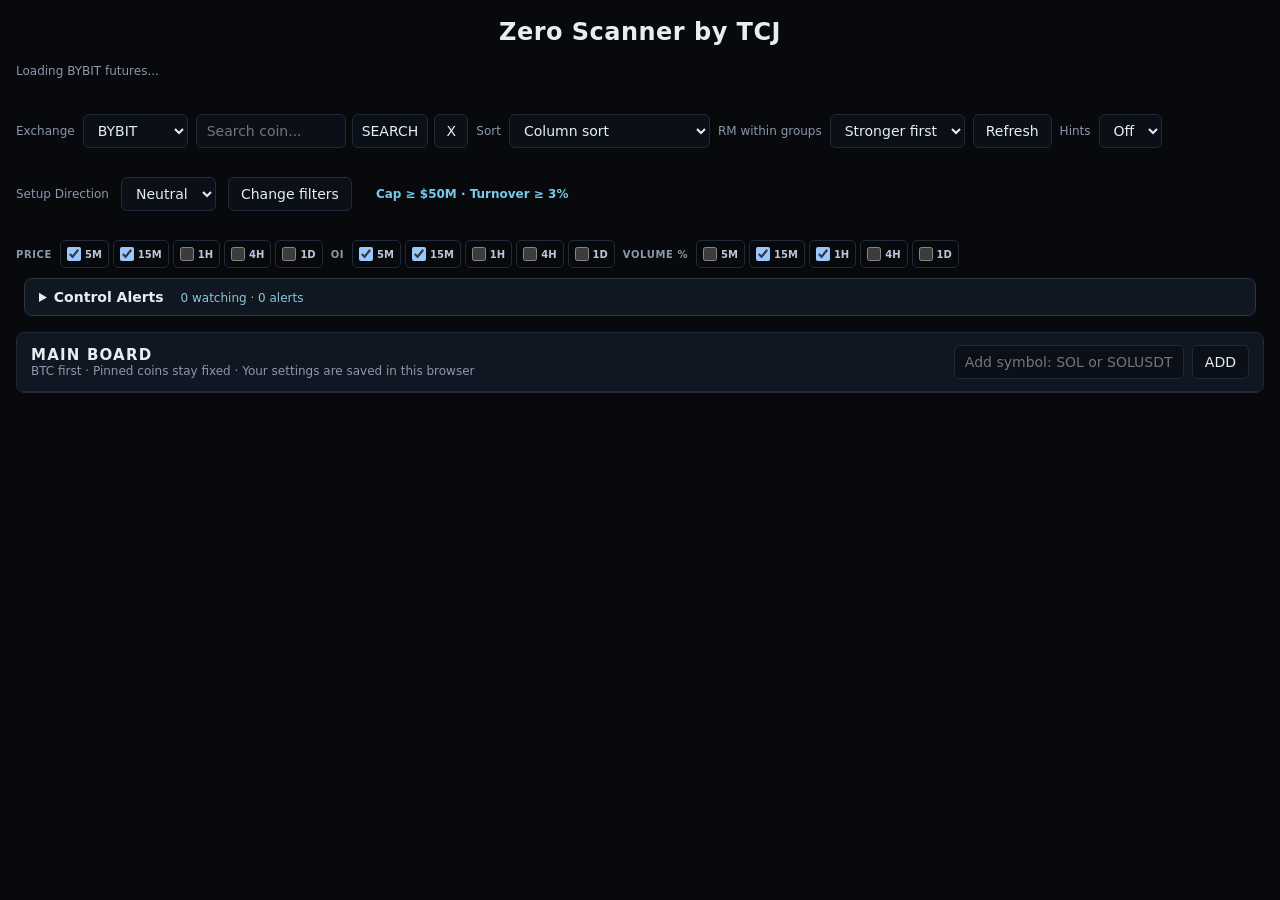
<file: zero/index.html>
<!doctype html>
<html lang="en">
  <head>
    <meta charset="utf-8" />
    <meta name="viewport" content="width=device-width, initial-scale=1" />
    <title>Zero Scanner by TCJ</title>
    <link rel="stylesheet" href="/zero/static/styles.css?v=20261003j" />
  </head>
  <body>
    <main class="app">
      <header class="topbar">
        <h1 class="app-title">Zero Scanner by TCJ</h1>
        <div><p id="status">Loading market data...</p></div>
        <div class="controls"><label for="exchange">Exchange</label><select id="exchange" aria-label="Exchange selector"><option value="bybit" selected>BYBIT</option><option value="binance">BINANCE</option></select><div class="search-control"><input id="search-input" list="market-suggestions" autocomplete="off" placeholder="Search coin..." /><datalist id="market-suggestions"></datalist><button id="search-button" type="button">SEARCH</button><button id="search-clear" type="button" title="Clear search">X</button></div><label for="participation-sort">Sort</label><select id="participation-sort" title="Recently Increasing ranks observed transitions while this browser is watching. Gaps over one minute reset tracking. BTC remains pinned."><option value="">Column sort</option><option value="control">Control + Participation</option><option value="recent">Recently Increasing</option></select><label for="rm-tie">RM within groups</label><select id="rm-tie"><option value="stronger">Stronger first</option><option value="weaker">Weaker first</option></select><button id="refresh" title="Refresh now">Refresh</button></div>
        <div class="filter-toolbar"><label for="setup-direction">Setup Direction</label><select id="setup-direction"><option value="neutral">Neutral</option><option value="bullish">Bullish</option><option value="bearish">Bearish</option></select><button id="change-filters" type="button">Change filters</button><span id="order-hold-status" role="status" aria-live="polite"></span><span id="active-discovery-filters" aria-live="polite"></span></div>
        <dialog id="filter-dialog" aria-labelledby="filter-title"><form id="filter-form"><div class="filter-dialog-head"><h2 id="filter-title">Scanner filters</h2><button type="button" id="close-filters" aria-label="Close filters">×</button></div><p class="filter-help">Leave a field blank for no restriction. All conditions must pass. Pinned coins stay visible. Apply uses these settings now; Save preset remembers them for this direction.</p><div class="filter-base-grid"><label>Minimum market cap ($)<input id="min-market-cap" data-filter-key="min_market_cap_usd" type="number" min="0" step="any" placeholder="No minimum" /></label><label>Maximum market cap ($)<input data-filter-key="max_market_cap_usd" type="number" min="0" step="any" placeholder="No maximum" /></label><label>Minimum 24h turnover (%)<input id="min-turnover" data-filter-key="min_turnover_24h_pct" type="number" min="0" step="any" placeholder="No minimum" /></label></div><div id="metric-filter-groups"></div><p id="filter-error" role="alert"></p><div class="filter-dialog-actions"><button id="default-preset" type="button">Reset to default</button><button id="save-preset" type="button">Save preset</button><button id="reset-filters" type="button">Clear filters</button><button id="cancel-filters" type="button">Cancel</button><button id="apply-discovery-filters" type="submit">Apply</button></div></form></dialog>
        <div class="timeframe-controls" aria-label="Visible scanner timeframes"><span class="timeframe-title">PRICE</span><div id="price-timeframe-options" class="timeframe-options"></div><span class="timeframe-title">OI</span><div id="oi-timeframe-options" class="timeframe-options"></div><span class="timeframe-title">VOLUME %</span><div id="volume-timeframe-options" class="timeframe-options"></div></div>
      </header>
      <details id="control-alert-panel" class="control-alert-panel"><summary>Control Alerts <span id="control-alert-count">0 watching · 0 alerts</span></summary><p class="alert-help">Keep this scanner page open. Watches use confirmed SV1 Control and work independently of board filters. Each watch alerts once. Background or locked-screen alerts are not guaranteed.</p><form id="control-alert-form" class="alert-form"><label>Coin<input id="alert-symbol" placeholder="CAP or BTC" autocomplete="off" required maxlength="60" /></label><label>Exchange<select id="alert-exchange"><option value="bybit">BYBIT</option><option value="binance">BINANCE</option></select></label><label>Watch for<select id="alert-target"><option value="Bullish Control">Bullish Control</option><option value="Bearish Control">Bearish Control</option></select></label><label>Control TF<select id="alert-timeframe"><option value="15">15m</option><option value="60">1h</option><option value="240">4h</option><option value="1440">24h</option></select></label><button type="submit">Start watching</button><button type="button" id="alert-check-now">Check now</button><button type="button" id="alert-sound">Enable sound</button><button type="button" id="alert-test-sound">Test sound</button></form><p id="alert-message" role="status" aria-live="polite"></p><div class="alert-lists"><div><h3>Watches</h3><div id="control-watch-list"></div></div><div><h3>Alerts</h3><div id="control-alert-list"></div></div></div></details>
      <button id="control-alert-notice" class="control-alert-notice hidden" type="button" aria-live="polite"></button>
      <section id="search-shell" class="board-shell search-shell hidden"><div class="board-head"><div><h2>Search Result</h2><p id="search-status">Search any supported perpetual on the selected exchange.</p></div></div><div class="table-wrap"><table class="board-table"><colgroup data-dynamic-cols></colgroup><thead id="search-head"></thead><tbody id="search-board"></tbody></table></div></section>
      <section class="board-shell"><div class="board-head"><div><h2>Main Board</h2><p id="board-note">BTC first · Pinned coins stay fixed · Your settings are saved in this browser</p></div><form id="add-form" class="add-form"><input id="symbol-input" name="symbol" autocomplete="off" placeholder="Add symbol: SOL or SOLUSDT" /><button type="submit">ADD</button></form></div><div class="table-wrap"><table class="board-table"><colgroup data-dynamic-cols></colgroup><thead id="main-head"></thead><tbody id="main-board"></tbody></table></div></section>
    </main>
    <script>
      (() => { if (!("serviceWorker" in navigator)) return; navigator.serviceWorker.getRegistrations().then(regs => Promise.all(regs.map(r => r.unregister()))).catch(() => {}); })();
    </script>
    <script src="/zero/brain.js?v=20261003j"></script>
    <script src="/zero/scc.js?v=20261003j"></script>
    <script src="/zero/market-data.js?v=20261003j"></script>
    <script src="/zero/static/browser-data-v2.js?v=20261003j"></script>
    <script src="/zero/static/browser-cap-fallback.js?v=20261003a"></script>
    <script src="/zero/static/discovery-guard.js?v=20261003j"></script>
    <script src="/zero/static/browser-engine.js?v=20261003n"></script>
    <script src="/zero/static/browser-detail-enrichment.js?v=20261004a"></script>
    <script src="/zero/static/participation-bridge.js?v=20261004a"></script>
    <script src="/zero/static/control-browser.js?v=20261003j"></script>
    <script src="/zero/static/browser-board.js?v=20261003j"></script>
    <script src="/zero/static/browser-board-population.js?v=20261004b"></script>
    <script src="/zero/static/cap-recovery.js?v=20261003j"></script>
    <script src="/zero/static/interaction-hold.js?v=20261003j"></script>
    <script src="/zero/static/control-alerts.js?v=20261003j"></script>
    <script src="/zero/static/app.js?v=20261003j"></script>
    <script src="/zero/static/board-bootstrap.js?v=20261003a"></script>
    <script src="/zero/static/directional-participation.js?v=20261003j"></script>
    <script src="/zero/static/market-ranking.js?v=20261003j"></script>
    <script src="/zero/static/hints-toggle.js?v=20261003j"></script>
  </body>
</html>
</file>
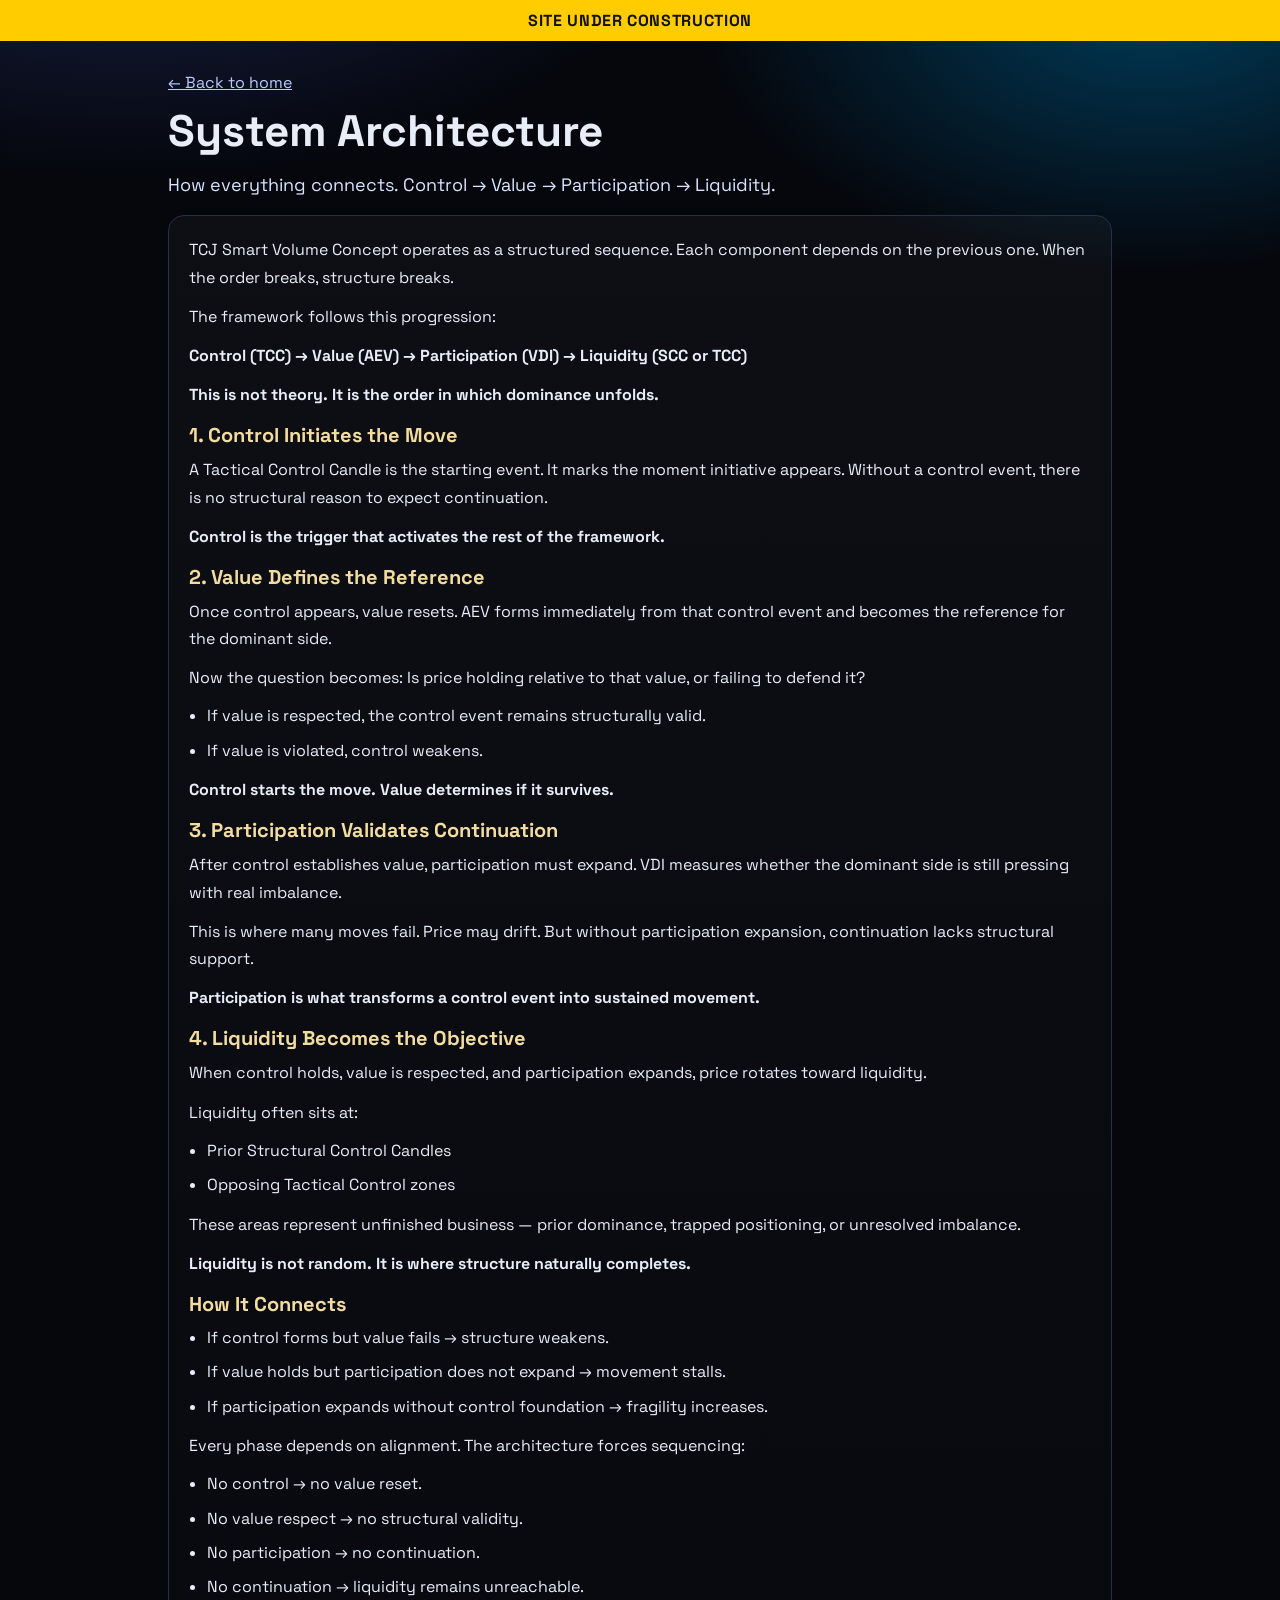
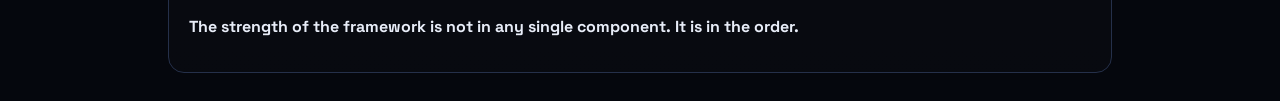
<file: architecture.html>
<!doctype html>
<html lang="en">
<head>
  <meta charset="UTF-8" />
  <meta name="viewport" content="width=device-width, initial-scale=1.0" />
  <title>System Architecture | TheCoinJob</title>
  <link rel="preconnect" href="https://fonts.googleapis.com" />
  <link rel="preconnect" href="https://fonts.gstatic.com" crossorigin />
  <link href="https://fonts.googleapis.com/css2?family=Space+Grotesk:wght@400;500;700&display=swap" rel="stylesheet" />
  <style>
    :root{--bg:#05070d;--card:#0f1422;--line:#25304a;--txt:#e8edf8;--muted:#9aa6bf}
    *{box-sizing:border-box}
    body{margin:0;font-family:'Space Grotesk',system-ui;background:radial-gradient(1200px 700px at 10% -10%,#1c2550 0%,transparent 50%),radial-gradient(1000px 600px at 90% 0%,#003a58 0%,transparent 45%),var(--bg);color:var(--txt)}
    .wrap{max-width:1000px;margin:0 auto;padding:28px}
    a{color:#b9ccff}
    h1{font-size:44px;line-height:1.08;margin:0 0 14px}
    .lead{font-size:18px;color:#d9e4ff;line-height:1.65}
    .muted{color:var(--muted)}
    .card{background:linear-gradient(180deg,rgba(255,255,255,.03),rgba(255,255,255,.01));border:1px solid var(--line);border-radius:16px;padding:20px;margin-top:16px}
    h2{margin:0 0 8px;font-size:24px;color:#f8e6b0}
    h3{margin:14px 0 8px;font-size:20px;color:#f3dc9f}
    p{margin:0 0 12px;line-height:1.7}
    ul{margin:8px 0 12px 18px;padding:0}
    li{margin:8px 0;line-height:1.65}
  </style>
</head>
<body>
  <div style="position:sticky;top:0;z-index:9999;background:#ffcc00;color:#111;text-align:center;padding:10px 12px;font-weight:700;letter-spacing:.04em;">SITE UNDER CONSTRUCTION</div>
  <div class="wrap">
    <p><a href="index.html">← Back to home</a></p>

    <h1>System Architecture</h1>
    <p class="lead">How everything connects. Control → Value → Participation → Liquidity.</p>

    <section class="card">
      <p>
        TCJ Smart Volume Concept operates as a structured sequence. Each component depends on the previous one.
        When the order breaks, structure breaks.
      </p>
      <p>The framework follows this progression:</p>
      <p><strong>Control (TCC) → Value (AEV) → Participation (VDI) → Liquidity (SCC or TCC)</strong></p>
      <p><strong>This is not theory. It is the order in which dominance unfolds.</strong></p>

      <h3>1. Control Initiates the Move</h3>
      <p>
        A Tactical Control Candle is the starting event. It marks the moment initiative appears.
        Without a control event, there is no structural reason to expect continuation.
      </p>
      <p><strong>Control is the trigger that activates the rest of the framework.</strong></p>

      <h3>2. Value Defines the Reference</h3>
      <p>
        Once control appears, value resets. AEV forms immediately from that control event and becomes the reference for the dominant side.
      </p>
      <p>
        Now the question becomes: Is price holding relative to that value, or failing to defend it?
      </p>
      <ul>
        <li>If value is respected, the control event remains structurally valid.</li>
        <li>If value is violated, control weakens.</li>
      </ul>
      <p><strong>Control starts the move. Value determines if it survives.</strong></p>

      <h3>3. Participation Validates Continuation</h3>
      <p>
        After control establishes value, participation must expand. VDI measures whether the dominant side is still pressing with real imbalance.
      </p>
      <p>
        This is where many moves fail. Price may drift. But without participation expansion, continuation lacks structural support.
      </p>
      <p><strong>Participation is what transforms a control event into sustained movement.</strong></p>

      <h3>4. Liquidity Becomes the Objective</h3>
      <p>
        When control holds, value is respected, and participation expands, price rotates toward liquidity.
      </p>
      <p>Liquidity often sits at:</p>
      <ul>
        <li>Prior Structural Control Candles</li>
        <li>Opposing Tactical Control zones</li>
      </ul>
      <p>
        These areas represent unfinished business — prior dominance, trapped positioning, or unresolved imbalance.
      </p>
      <p><strong>Liquidity is not random. It is where structure naturally completes.</strong></p>

      <h3>How It Connects</h3>
      <ul>
        <li>If control forms but value fails → structure weakens.</li>
        <li>If value holds but participation does not expand → movement stalls.</li>
        <li>If participation expands without control foundation → fragility increases.</li>
      </ul>
      <p>Every phase depends on alignment. The architecture forces sequencing:</p>
      <ul>
        <li>No control → no value reset.</li>
        <li>No value respect → no structural validity.</li>
        <li>No participation → no continuation.</li>
        <li>No continuation → liquidity remains unreachable.</li>
      </ul>
      <p><strong>The strength of the framework is not in any single component. It is in the order.</strong></p>
    </section>
  </div>
</body>
</html>
</file>
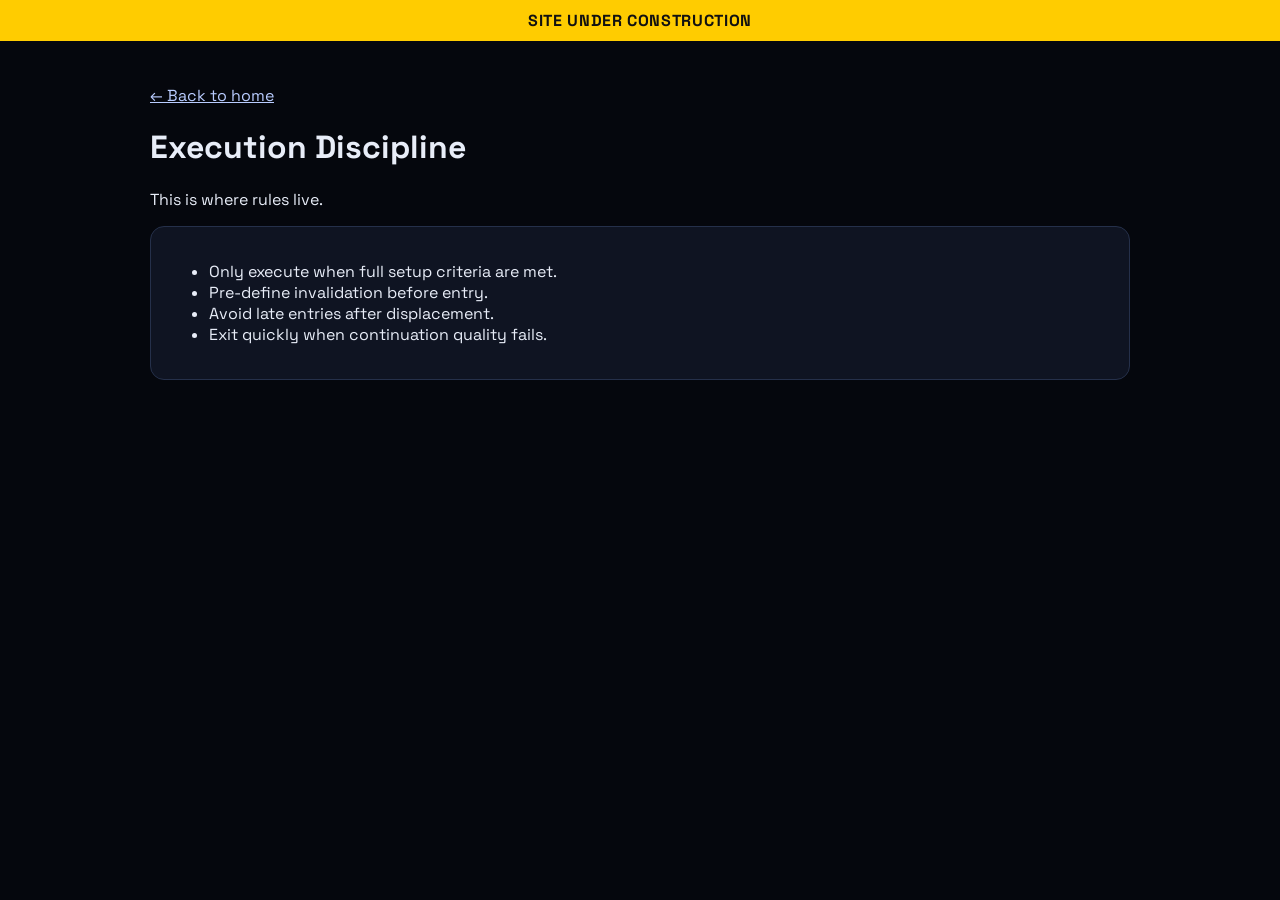
<file: discipline.html>
<!doctype html>
<html lang="en">
<head>
  <meta charset="UTF-8" />
  <meta name="viewport" content="width=device-width, initial-scale=1.0" />
  <title>Execution Discipline | TheCoinJob</title>
  <link rel="preconnect" href="https://fonts.googleapis.com" />
  <link rel="preconnect" href="https://fonts.gstatic.com" crossorigin />
  <link href="https://fonts.googleapis.com/css2?family=Space+Grotesk:wght@400;500;700&display=swap" rel="stylesheet" />
  <style>
    body{margin:0;font-family:'Space Grotesk',system-ui;background:#05070d;color:#e8edf8}
    .wrap{max-width:980px;margin:0 auto;padding:28px}
    .card{background:#0f1422;border:1px solid #25304a;border-radius:14px;padding:18px;margin-top:14px}
    a{color:#b9ccff}
  </style>
</head>
<body>
  <div style="position:sticky;top:0;z-index:9999;background:#ffcc00;color:#111;text-align:center;padding:10px 12px;font-weight:700;letter-spacing:.04em;">SITE UNDER CONSTRUCTION</div>
  <div class="wrap">
    <p><a href="index.html">← Back to home</a></p>
    <h1>Execution Discipline</h1>
    <p>This is where rules live.</p>
    <div class="card">
      <ul>
        <li>Only execute when full setup criteria are met.</li>
        <li>Pre-define invalidation before entry.</li>
        <li>Avoid late entries after displacement.</li>
        <li>Exit quickly when continuation quality fails.</li>
      </ul>
    </div>
  </div>
</body>
</html>
</file>
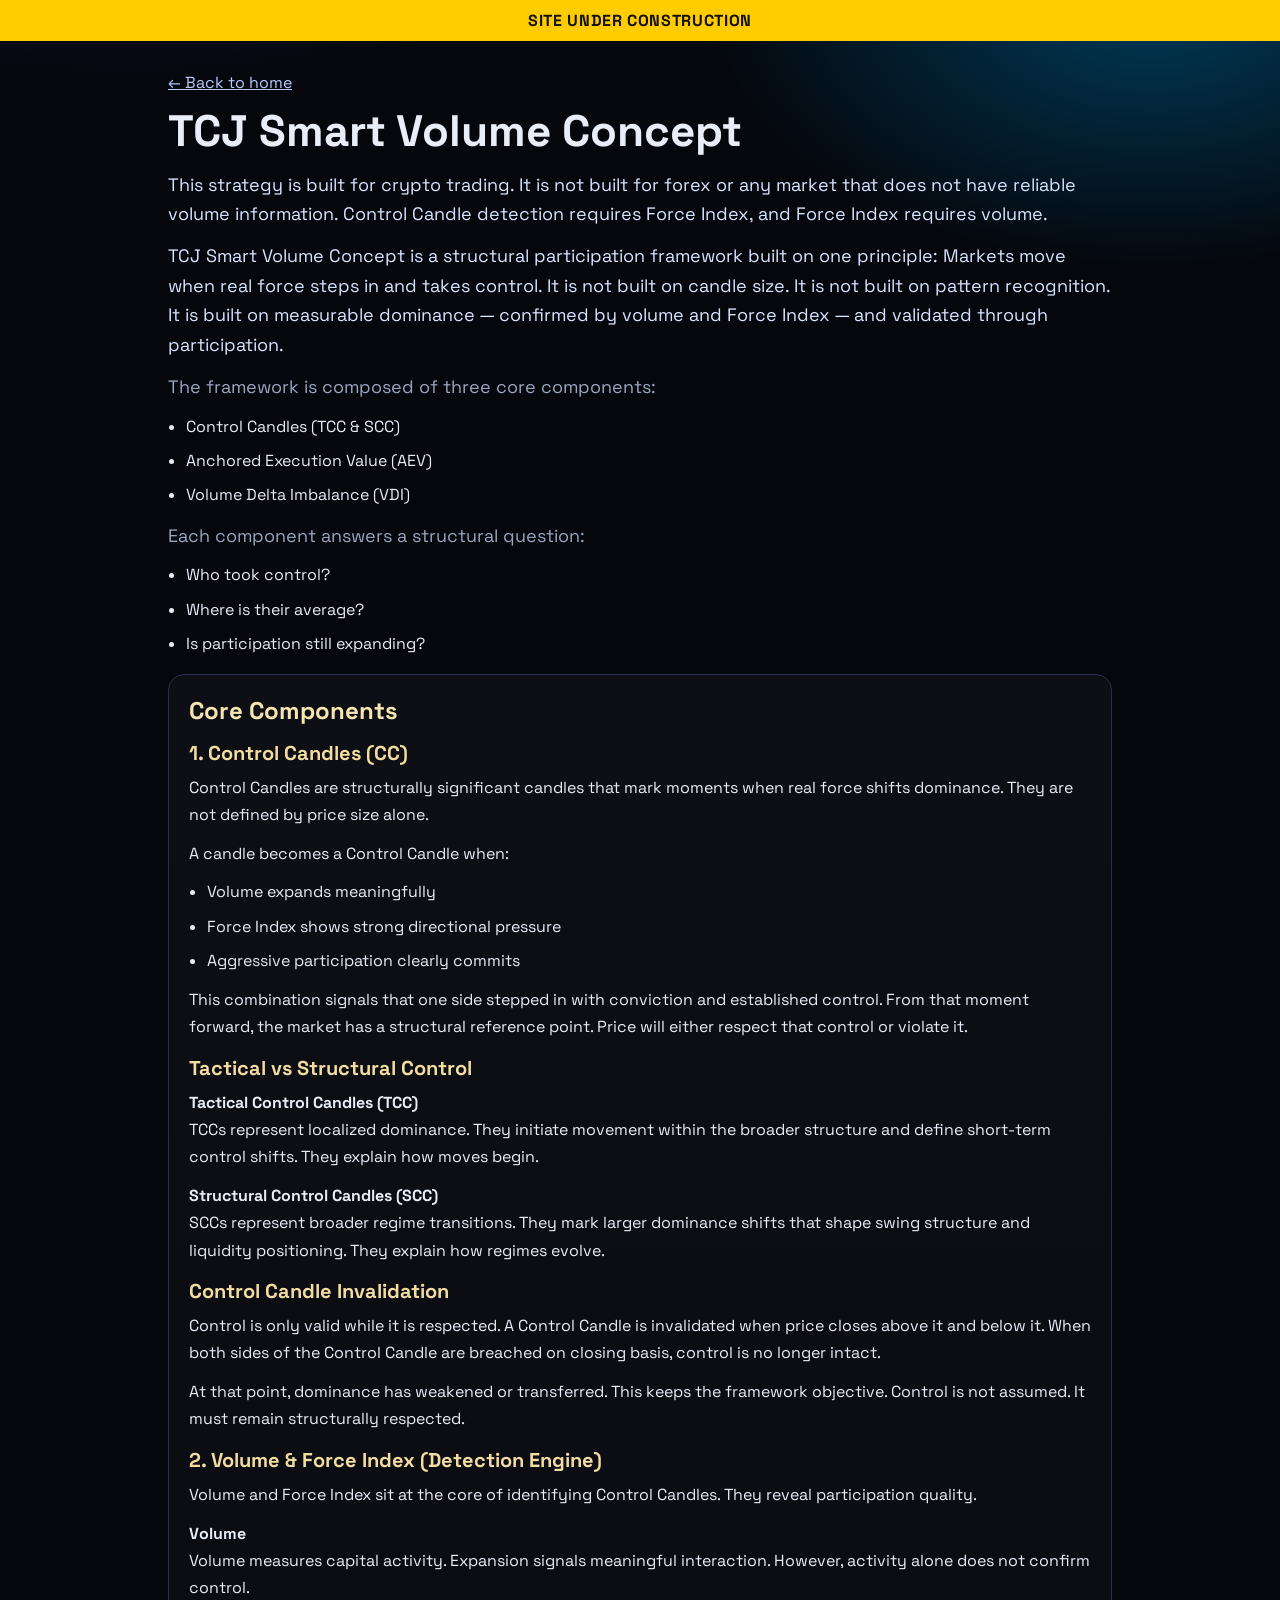
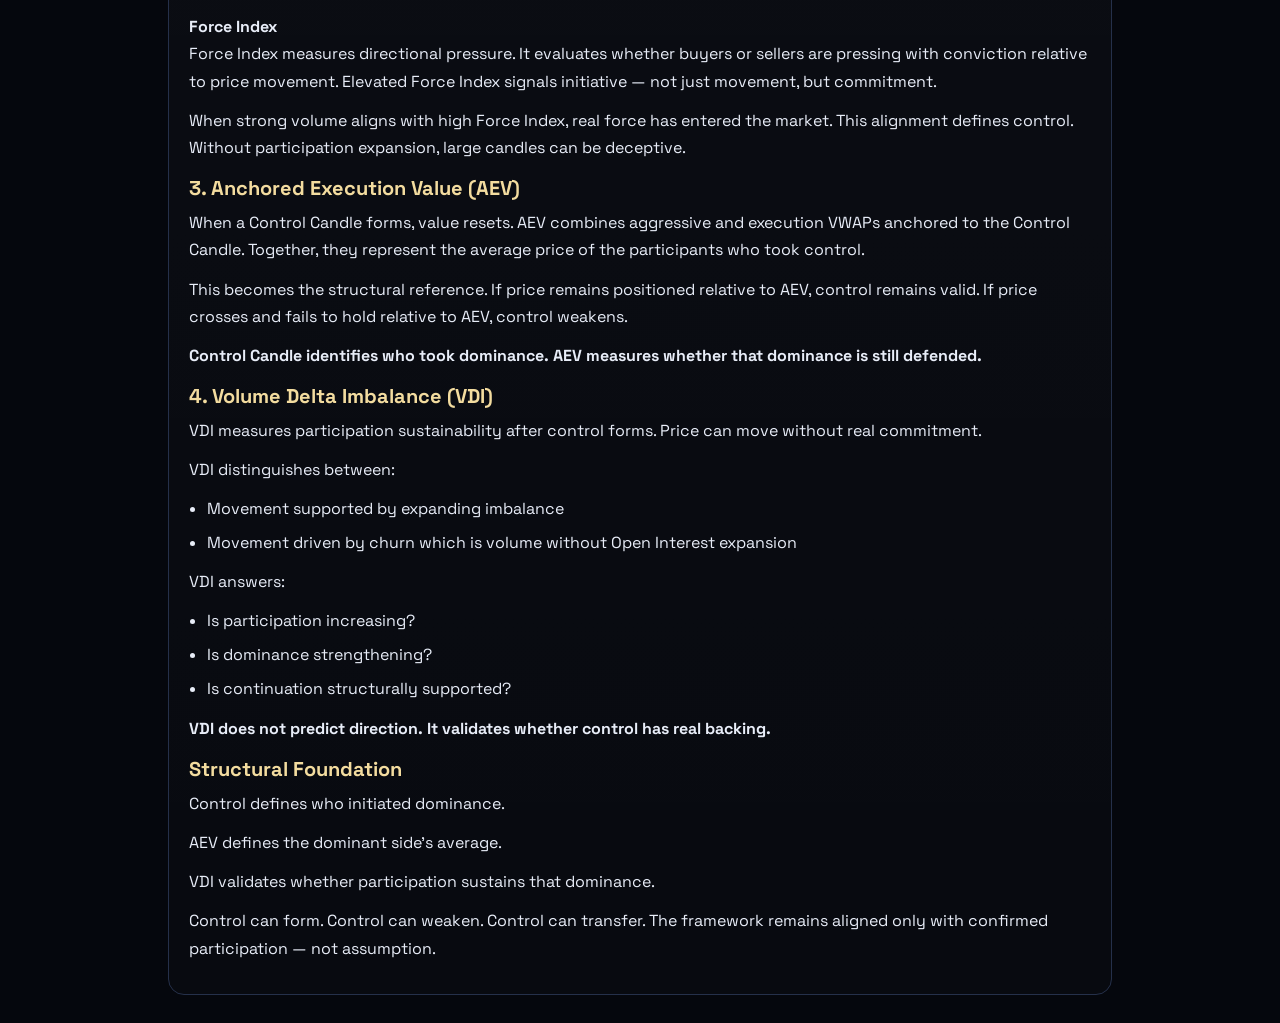
<file: strategy.html>
<!doctype html>
<html lang="en">
<head>
  <meta charset="UTF-8" />
  <meta name="viewport" content="width=device-width, initial-scale=1.0" />
  <title>TCJ Smart Volume Concept | TheCoinJob</title>
  <link rel="preconnect" href="https://fonts.googleapis.com" />
  <link rel="preconnect" href="https://fonts.gstatic.com" crossorigin />
  <link href="https://fonts.googleapis.com/css2?family=Space+Grotesk:wght@400;500;700&display=swap" rel="stylesheet" />
  <style>
    :root{--bg:#05070d;--card:#0f1422;--line:#25304a;--txt:#e8edf8;--muted:#9aa6bf}
    *{box-sizing:border-box}
    body{margin:0;font-family:'Space Grotesk',system-ui;background:radial-gradient(1200px 700px at 10% -10%,#1c2550 0%,transparent 50%),radial-gradient(1000px 600px at 90% 0%,#003a58 0%,transparent 45%),var(--bg);color:var(--txt)}
    .wrap{max-width:1000px;margin:0 auto;padding:28px}
    a{color:#b9ccff}
    h1{font-size:44px;line-height:1.08;margin:0 0 14px}
    .lead{font-size:18px;color:#d9e4ff;line-height:1.65}
    .muted{color:var(--muted)}
    .card{background:linear-gradient(180deg,rgba(255,255,255,.03),rgba(255,255,255,.01));border:1px solid var(--line);border-radius:16px;padding:20px;margin-top:16px}
    h2{margin:0 0 8px;font-size:24px;color:#f8e6b0}
    h3{margin:14px 0 8px;font-size:20px;color:#f3dc9f}
    p{margin:0 0 12px;line-height:1.7}
    ul{margin:8px 0 12px 18px;padding:0}
    li{margin:8px 0;line-height:1.65}
  </style>
</head>
<body>
  <div style="position:sticky;top:0;z-index:9999;background:#ffcc00;color:#111;text-align:center;padding:10px 12px;font-weight:700;letter-spacing:.04em;">SITE UNDER CONSTRUCTION</div>
  <div class="wrap">
    <p><a href="index.html">← Back to home</a></p>

    <h1>TCJ Smart Volume Concept</h1>
    <p class="lead">
      This strategy is built for crypto trading. It is not built for forex or any market that does not have reliable volume information.
      Control Candle detection requires Force Index, and Force Index requires volume.
    </p>
    <p class="lead">
      TCJ Smart Volume Concept is a structural participation framework built on one principle: Markets move when real force steps in and takes control.
      It is not built on candle size. It is not built on pattern recognition. It is built on measurable dominance — confirmed by volume and Force Index — and validated through participation.
    </p>
    <p class="lead muted">The framework is composed of three core components:</p>
    <ul>
      <li>Control Candles (TCC &amp; SCC)</li>
      <li>Anchored Execution Value (AEV)</li>
      <li>Volume Delta Imbalance (VDI)</li>
    </ul>
    <p class="lead muted">Each component answers a structural question:</p>
    <ul>
      <li>Who took control?</li>
      <li>Where is their average?</li>
      <li>Is participation still expanding?</li>
    </ul>

    <section class="card">
      <h2>Core Components</h2>

      <h3>1. Control Candles (CC)</h3>
      <p>
        Control Candles are structurally significant candles that mark moments when real force shifts dominance.
        They are not defined by price size alone.
      </p>
      <p>A candle becomes a Control Candle when:</p>
      <ul>
        <li>Volume expands meaningfully</li>
        <li>Force Index shows strong directional pressure</li>
        <li>Aggressive participation clearly commits</li>
      </ul>
      <p>
        This combination signals that one side stepped in with conviction and established control.
        From that moment forward, the market has a structural reference point. Price will either respect that control or violate it.
      </p>

      <h3>Tactical vs Structural Control</h3>
      <p><strong>Tactical Control Candles (TCC)</strong><br/>TCCs represent localized dominance. They initiate movement within the broader structure and define short-term control shifts. They explain how moves begin.</p>
      <p><strong>Structural Control Candles (SCC)</strong><br/>SCCs represent broader regime transitions. They mark larger dominance shifts that shape swing structure and liquidity positioning. They explain how regimes evolve.</p>

      <h3>Control Candle Invalidation</h3>
      <p>
        Control is only valid while it is respected.
        A Control Candle is invalidated when price closes above it and below it.
        When both sides of the Control Candle are breached on closing basis, control is no longer intact.
      </p>
      <p>
        At that point, dominance has weakened or transferred.
        This keeps the framework objective. Control is not assumed. It must remain structurally respected.
      </p>

      <h3>2. Volume &amp; Force Index (Detection Engine)</h3>
      <p>Volume and Force Index sit at the core of identifying Control Candles. They reveal participation quality.</p>
      <p><strong>Volume</strong><br/>Volume measures capital activity. Expansion signals meaningful interaction. However, activity alone does not confirm control.</p>
      <p><strong>Force Index</strong><br/>Force Index measures directional pressure. It evaluates whether buyers or sellers are pressing with conviction relative to price movement. Elevated Force Index signals initiative — not just movement, but commitment.</p>
      <p>
        When strong volume aligns with high Force Index, real force has entered the market.
        This alignment defines control. Without participation expansion, large candles can be deceptive.
      </p>

      <h3>3. Anchored Execution Value (AEV)</h3>
      <p>
        When a Control Candle forms, value resets. AEV combines aggressive and execution VWAPs anchored to the Control Candle.
        Together, they represent the average price of the participants who took control.
      </p>
      <p>
        This becomes the structural reference. If price remains positioned relative to AEV, control remains valid.
        If price crosses and fails to hold relative to AEV, control weakens.
      </p>
      <p><strong>Control Candle identifies who took dominance. AEV measures whether that dominance is still defended.</strong></p>

      <h3>4. Volume Delta Imbalance (VDI)</h3>
      <p>
        VDI measures participation sustainability after control forms.
        Price can move without real commitment.
      </p>
      <p>VDI distinguishes between:</p>
      <ul>
        <li>Movement supported by expanding imbalance</li>
        <li>Movement driven by churn which is volume without Open Interest expansion</li>
      </ul>
      <p>VDI answers:</p>
      <ul>
        <li>Is participation increasing?</li>
        <li>Is dominance strengthening?</li>
        <li>Is continuation structurally supported?</li>
      </ul>
      <p><strong>VDI does not predict direction. It validates whether control has real backing.</strong></p>

      <h3>Structural Foundation</h3>
      <p>Control defines who initiated dominance.</p>
      <p>AEV defines the dominant side’s average.</p>
      <p>VDI validates whether participation sustains that dominance.</p>
      <p>
        Control can form. Control can weaken. Control can transfer.
        The framework remains aligned only with confirmed participation — not assumption.
      </p>
    </section>
  </div>
</body>
</html>
</file>
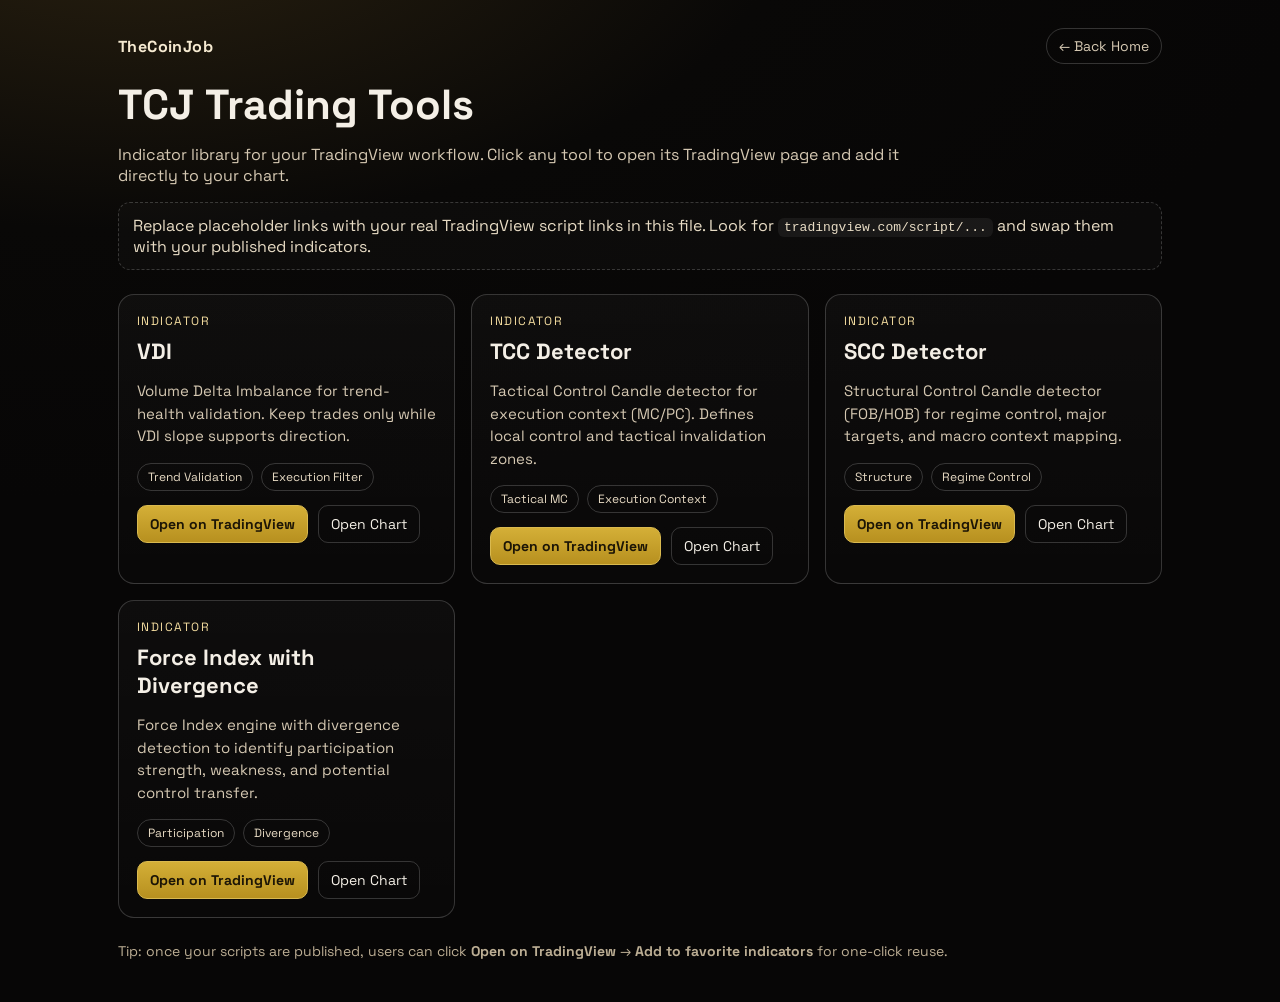
<file: tools.html>
<!doctype html>
<html lang="en">
<head>
  <meta charset="UTF-8" />
  <meta name="viewport" content="width=device-width, initial-scale=1.0" />
  <title>TCJ Trading Tools</title>
  <link rel="preconnect" href="https://fonts.googleapis.com" />
  <link rel="preconnect" href="https://fonts.gstatic.com" crossorigin />
  <link href="https://fonts.googleapis.com/css2?family=Space+Grotesk:wght@400;500;700&display=swap" rel="stylesheet" />
  <style>
    :root{--bg:#090807;--txt:#f4efe6;--muted:#d5c8b2;--gold:#d4af37;--line:rgba(255,255,255,.18)}
    *{box-sizing:border-box}
    body{margin:0;background:radial-gradient(1200px 600px at 10% -10%,#2a2110 0%,#090807 55%,#070606 100%);color:var(--txt);font-family:'Space Grotesk',system-ui}
    .wrap{max-width:1100px;margin:0 auto;padding:28px}
    .nav{display:flex;justify-content:space-between;align-items:center;margin-bottom:18px}
    a{color:inherit}
    .brand{font-weight:700;letter-spacing:.4px;color:#f6ead1;text-decoration:none}
    .back{font-size:14px;color:var(--muted);text-decoration:none;border:1px solid var(--line);padding:8px 12px;border-radius:999px}
    .back:hover{border-color:var(--gold);color:#fff}
    h1{font-size:42px;line-height:1.1;margin:14px 0 10px}
    .sub{color:var(--muted);max-width:840px}
    .note{margin-top:14px;padding:12px 14px;border:1px dashed var(--line);border-radius:12px;color:#e8dcc5;background:rgba(255,255,255,.02)}
    .grid{display:grid;grid-template-columns:repeat(auto-fit,minmax(280px,1fr));gap:16px;margin-top:24px}
    .card{border:1px solid var(--line);border-radius:16px;padding:18px;background:linear-gradient(180deg,rgba(255,255,255,.03),rgba(255,255,255,.01))}
    .k{font-size:12px;text-transform:uppercase;letter-spacing:.12em;color:#f3dc9f}
    .title{margin:8px 0 8px;font-size:22px}
    .desc{color:var(--muted);font-size:15px;line-height:1.5;min-height:64px}
    .meta{display:flex;flex-wrap:wrap;gap:8px;margin:10px 0 14px}
    .chip{font-size:12px;border:1px solid var(--line);border-radius:999px;padding:5px 10px;color:#e8dbc4}
    .btns{display:flex;gap:10px;flex-wrap:wrap}
    .btn{display:inline-block;padding:9px 12px;border-radius:10px;border:1px solid var(--line);text-decoration:none;font-size:14px}
    .btn.primary{background:linear-gradient(180deg,#d4af37,#b7901f);color:#1c1506;border-color:#d9b94f;font-weight:700}
    .btn:hover{transform:translateY(-1px)}
    .foot{margin-top:24px;color:#bcae94;font-size:14px}
    code{background:rgba(255,255,255,.06);padding:2px 6px;border-radius:6px}
  </style>
</head>
<body>
  <div class="wrap">
    <div class="nav">
      <a class="brand" href="index.html">TheCoinJob</a>
      <a class="back" href="index.html">← Back Home</a>
    </div>

    <h1>TCJ Trading Tools</h1>
    <p class="sub">Indicator library for your TradingView workflow. Click any tool to open its TradingView page and add it directly to your chart.</p>
    <div class="note">
      Replace placeholder links with your real TradingView script links in this file.
      Look for <code>tradingview.com/script/...</code> and swap them with your published indicators.
    </div>

    <section class="grid">
      <article class="card">
        <div class="k">Indicator</div>
        <h2 class="title">VDI</h2>
        <p class="desc">Volume Delta Imbalance for trend-health validation. Keep trades only while VDI slope supports direction.</p>
        <div class="meta">
          <span class="chip">Trend Validation</span>
          <span class="chip">Execution Filter</span>
        </div>
        <div class="btns">
          <a class="btn primary" target="_blank" rel="noopener noreferrer" href="https://www.tradingview.com/script/REPLACE_WITH_VDI_SCRIPT/">Open on TradingView</a>
          <a class="btn" target="_blank" rel="noopener noreferrer" href="https://www.tradingview.com/chart/">Open Chart</a>
        </div>
      </article>

      <article class="card">
        <div class="k">Indicator</div>
        <h2 class="title">TCC Detector</h2>
        <p class="desc">Tactical Control Candle detector for execution context (MC/PC). Defines local control and tactical invalidation zones.</p>
        <div class="meta">
          <span class="chip">Tactical MC</span>
          <span class="chip">Execution Context</span>
        </div>
        <div class="btns">
          <a class="btn primary" target="_blank" rel="noopener noreferrer" href="https://www.tradingview.com/script/REPLACE_WITH_TCC_SCRIPT/">Open on TradingView</a>
          <a class="btn" target="_blank" rel="noopener noreferrer" href="https://www.tradingview.com/chart/">Open Chart</a>
        </div>
      </article>

      <article class="card">
        <div class="k">Indicator</div>
        <h2 class="title">SCC Detector</h2>
        <p class="desc">Structural Control Candle detector (FOB/HOB) for regime control, major targets, and macro context mapping.</p>
        <div class="meta">
          <span class="chip">Structure</span>
          <span class="chip">Regime Control</span>
        </div>
        <div class="btns">
          <a class="btn primary" target="_blank" rel="noopener noreferrer" href="https://www.tradingview.com/script/REPLACE_WITH_SCC_SCRIPT/">Open on TradingView</a>
          <a class="btn" target="_blank" rel="noopener noreferrer" href="https://www.tradingview.com/chart/">Open Chart</a>
        </div>
      </article>

      <article class="card">
        <div class="k">Indicator</div>
        <h2 class="title">Force Index with Divergence</h2>
        <p class="desc">Force Index engine with divergence detection to identify participation strength, weakness, and potential control transfer.</p>
        <div class="meta">
          <span class="chip">Participation</span>
          <span class="chip">Divergence</span>
        </div>
        <div class="btns">
          <a class="btn primary" target="_blank" rel="noopener noreferrer" href="https://www.tradingview.com/script/REPLACE_WITH_FORCE_INDEX_SCRIPT/">Open on TradingView</a>
          <a class="btn" target="_blank" rel="noopener noreferrer" href="https://www.tradingview.com/chart/">Open Chart</a>
        </div>
      </article>
    </section>

    <p class="foot">Tip: once your scripts are published, users can click <strong>Open on TradingView</strong> → <strong>Add to favorite indicators</strong> for one-click reuse.</p>
  </div>
</body>
</html>
</file>
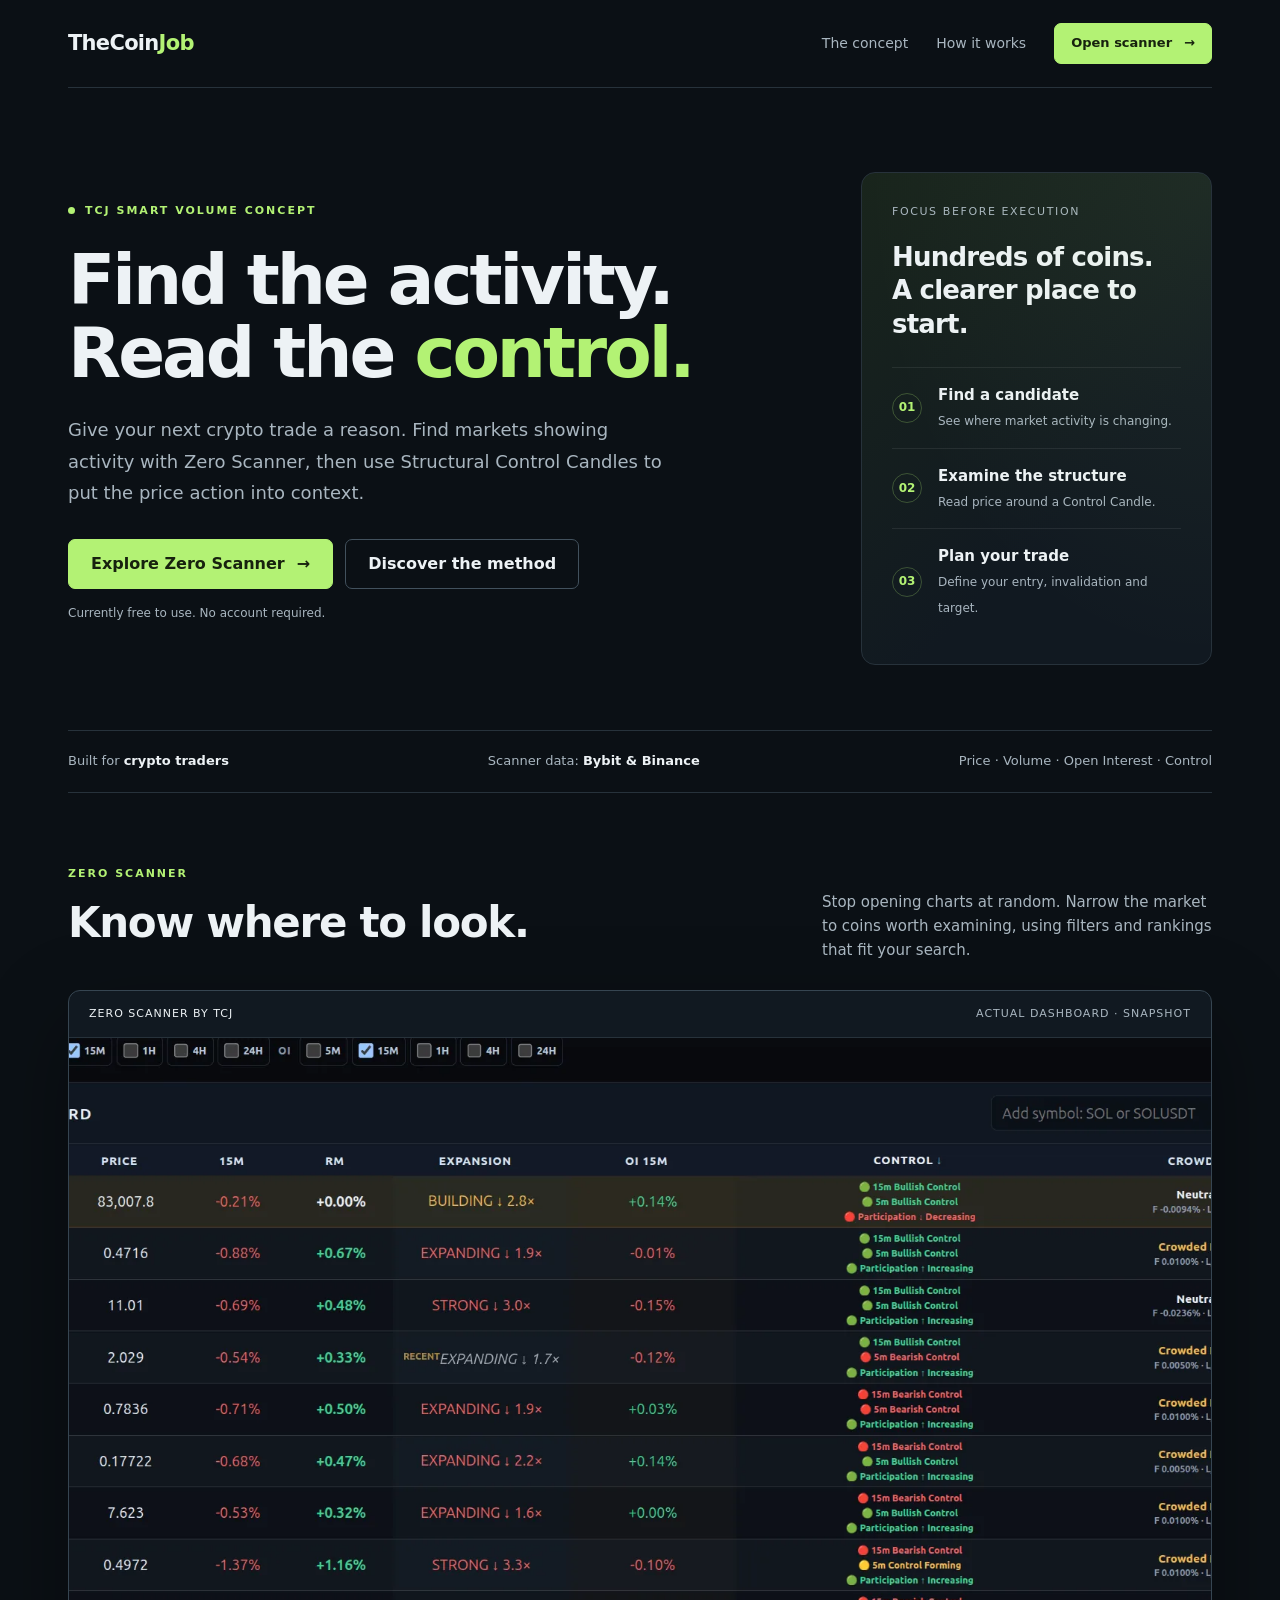
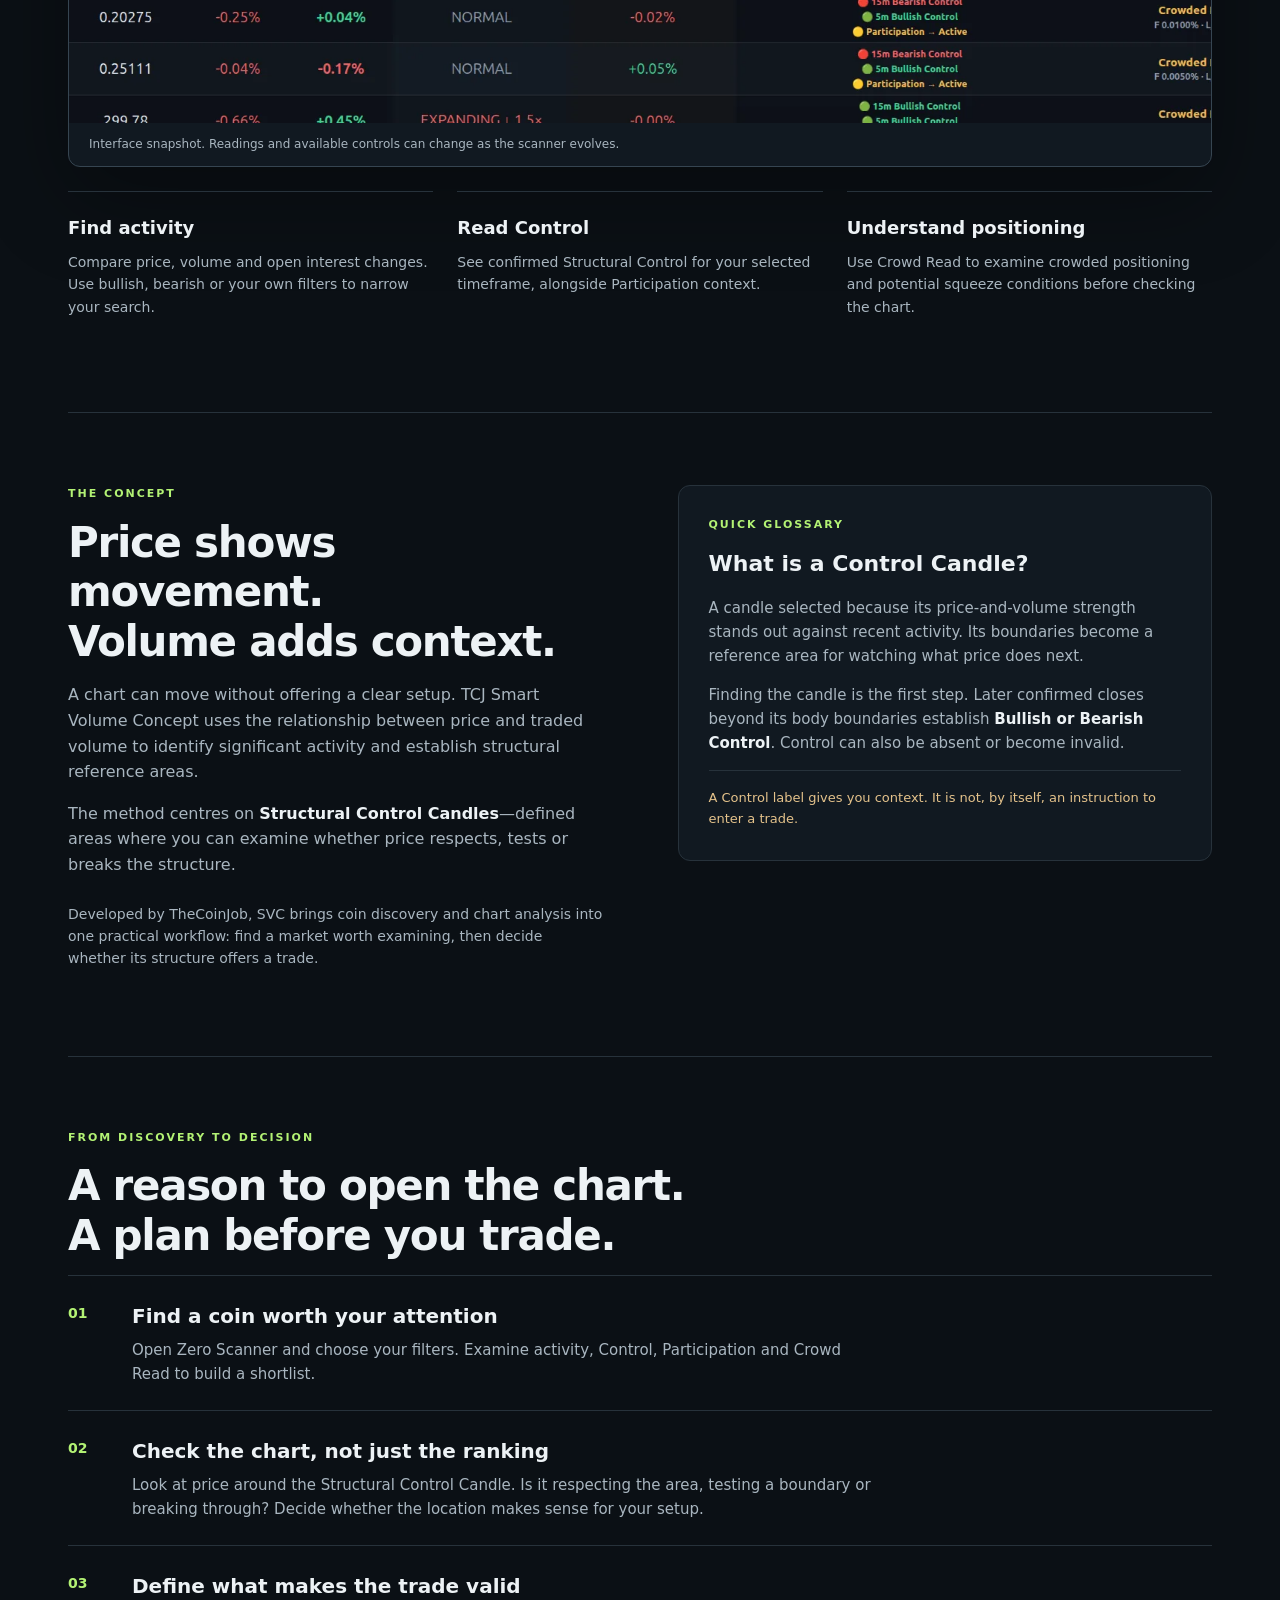
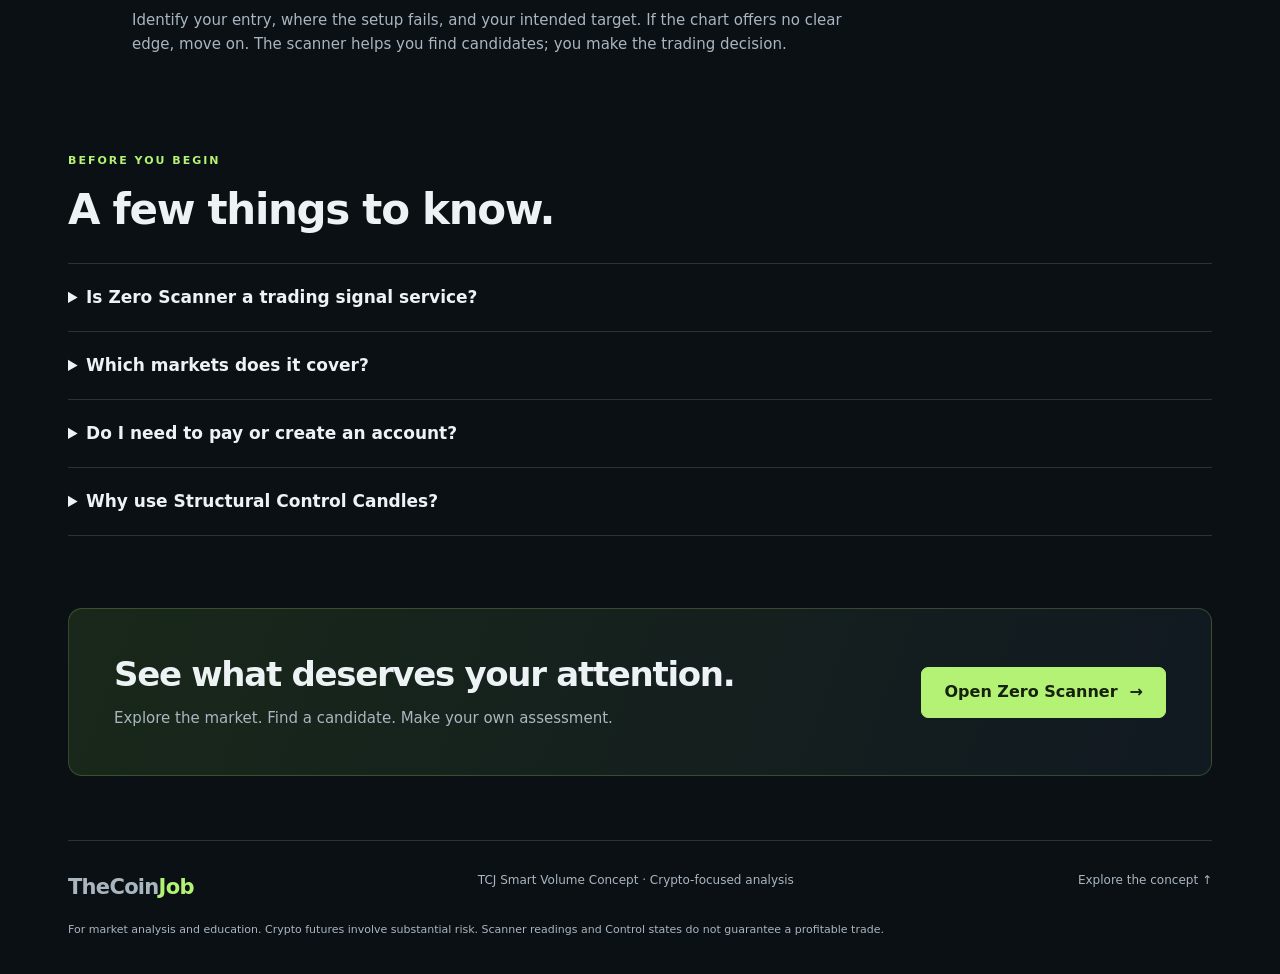
<file: backups/homepage-20261002-before-compact.html>
<!doctype html>
<html lang="en">
<head>
<base href="../">
<meta charset="utf-8"><meta name="viewport" content="width=device-width,initial-scale=1">
<title>TheCoinJob — Smart Volume Concept & Zero Scanner</title>
<meta name="description" content="Discover TCJ Smart Volume Concept. Find active crypto markets with Zero Scanner and examine Structural Control Candles for trading context.">
<meta name="theme-color" content="#0b1015">
<style>
:root{--bg:#0b1015;--surface:#111921;--line:#27323b;--text:#edf2f5;--muted:#a9b6c0;--green:#b3f274;--gold:#e4c28b}*{box-sizing:border-box}html{scroll-behavior:smooth;scroll-padding-top:90px}body{margin:0;color:var(--text);background:var(--bg);font:16px/1.6 system-ui,-apple-system,BlinkMacSystemFont,"Segoe UI",sans-serif}a{color:inherit;text-decoration:none}button,a{-webkit-tap-highlight-color:transparent}a:focus-visible,summary:focus-visible{outline:3px solid var(--green);outline-offset:5px}.wrap{max-width:1200px;margin:auto;padding:0 28px}.nav{display:flex;justify-content:space-between;align-items:center;gap:20px;min-height:88px;border-bottom:1px solid var(--line)}.brand{font-size:21px;font-weight:750;letter-spacing:-.7px}.brand span{color:var(--green)}.navlinks{display:flex;align-items:center;gap:28px;font-size:14px;color:var(--muted)}.navlinks a:hover{color:var(--text)}.btn{display:inline-flex;justify-content:center;align-items:center;gap:12px;padding:13px 22px;border-radius:7px;background:var(--green);color:#17220e;font-weight:700;line-height:1.4;border:1px solid var(--green);transition:transform .18s,background .18s}.btn:hover{background:#c5fc92;transform:translateY(-2px)}.btn.secondary{color:var(--text);background:transparent;border-color:#42515d}.btn.small{padding:10px 16px;font-size:13px}.hero{padding:84px 0 65px;display:grid;grid-template-columns:1.35fr .65fr;gap:64px;align-items:center}.eyebrow{display:flex;align-items:center;gap:10px;color:var(--green);font-size:11px;font-weight:750;letter-spacing:2px;text-transform:uppercase}.dot{width:7px;height:7px;border-radius:50%;background:var(--green)}h1{font-size:clamp(44px,5.4vw,70px);letter-spacing:-3px;line-height:1.06;margin:24px 0}h1 em{font-style:normal;color:var(--green)}.lead{font-size:18px;line-height:1.75;color:var(--muted);max-width:610px}.actions{display:flex;flex-wrap:wrap;gap:12px;margin-top:30px}.fine{font-size:12px;color:var(--muted);margin-top:15px}.signal{padding:30px;border:1px solid var(--line);border-radius:14px;background:linear-gradient(135deg,#19251c,#111921 65%);position:relative;overflow:hidden}.signal:before{content:"";position:absolute;inset:0;background:radial-gradient(ellipse at top right,#b3f27412,transparent 70%);pointer-events:none}.signal-label{font-size:11px;letter-spacing:1.6px;color:var(--muted);text-transform:uppercase}.signal h2{font-size:26px;line-height:1.3;letter-spacing:-.8px;margin:20px 0 25px}.signal-row{padding:15px 0;border-top:1px solid #ffffff13;display:flex;align-items:center;gap:16px}.signal-row b{color:var(--green);font-size:12px;border:1px solid #b3f27440;border-radius:50%;width:30px;height:30px;display:grid;place-items:center;flex-shrink:0}.signal-row strong{display:block;font-size:15px}.signal-row small{color:var(--muted);font-size:12px}.strip{border-top:1px solid var(--line);border-bottom:1px solid var(--line);padding:20px 0;display:flex;justify-content:space-between;gap:20px;flex-wrap:wrap;color:var(--muted);font-size:13px}.strip strong{color:var(--text);font-weight:600}section{padding:72px 0}.section-top{display:flex;justify-content:space-between;align-items:end;gap:25px;margin-bottom:28px}h2{font-size:clamp(29px,3.4vw,42px);letter-spacing:-1.3px;line-height:1.18;margin:15px 0}.section-top p{max-width:390px;color:var(--muted);margin:0;font-size:15px}.preview{margin:0;border:1px solid #364551;border-radius:12px;overflow:hidden;background:var(--surface);box-shadow:0 30px 90px #0005}.preview-top{display:flex;justify-content:space-between;gap:15px;padding:14px 20px;border-bottom:1px solid var(--line);font-size:11px;letter-spacing:1px;color:var(--muted)}.preview-top span:first-child{color:var(--text)}.preview img{display:block;width:100%;height:auto;aspect-ratio:1530/918;object-fit:cover;background:#0d131a}.preview figcaption{padding:12px 20px;color:var(--muted);font-size:12px}.features{display:grid;grid-template-columns:repeat(3,1fr);gap:24px;margin-top:24px}.feature{padding:22px 0;border-top:1px solid var(--line)}.feature h3{font-size:18px;margin:0 0 8px}.feature p{margin:0;color:var(--muted);font-size:14px}.method{border-top:1px solid var(--line);border-bottom:1px solid var(--line);display:grid;grid-template-columns:1fr 1fr;gap:75px;align-items:start}.method p{color:var(--muted)}.definition{background:var(--surface);padding:30px;border:1px solid var(--line);border-radius:12px}.definition h3{font-size:22px;margin:12px 0}.definition p{font-size:15px}.definition .note{border-top:1px solid var(--line);padding-top:17px;font-size:13px;color:var(--gold);margin-bottom:0}.steps{counter-reset:step}.step{position:relative;border-top:1px solid var(--line);padding:24px 0 24px 64px;counter-increment:step}.step:before{content:"0" counter(step);position:absolute;left:0;top:26px;color:var(--green);font-size:14px;font-weight:700}.step h3{margin:0 0 6px;font-size:20px}.step p{margin:0;color:var(--muted);max-width:750px;font-size:15px}.faq{padding-top:0}.faq h2{margin-bottom:28px}.faq details{border-top:1px solid var(--line);padding:20px 0}.faq details:last-child{border-bottom:1px solid var(--line)}.faq summary{cursor:pointer;font-size:17px;font-weight:600}.faq details p{color:var(--muted);max-width:850px;font-size:15px}.cta{padding:45px;border:1px solid #b3f27435;background:linear-gradient(110deg,#19281a,#111921);border-radius:14px;display:flex;align-items:center;justify-content:space-between;gap:30px;margin-bottom:64px}.cta h2{margin:0 0 12px;font-size:34px}.cta p{margin:0;color:var(--muted);font-size:15px}.cta .btn{flex-shrink:0}footer{border-top:1px solid var(--line);padding:30px 0 35px;color:var(--muted);font-size:12px}.footer-top{display:flex;justify-content:space-between;gap:20px;flex-wrap:wrap;margin-bottom:16px}footer p{max-width:880px;font-size:11px;margin-bottom:0}.about{color:var(--muted);font-size:14px;max-width:730px;margin-top:25px}@media(max-width:800px){.hero{grid-template-columns:1fr;gap:30px;padding:50px 0}.signal{padding:24px}.signal h2{margin:10px 0 20px}.navlinks{gap:16px}.navlinks .hide-mobile{display:none}.method{grid-template-columns:1fr;gap:25px}.section-top{display:block}.section-top p{max-width:600px}.features{gap:15px}.cta{align-items:start;flex-direction:column;padding:28px}section{padding:50px 0}}@media(max-width:520px){.wrap{padding:0 20px}.nav{min-height:74px}.brand{font-size:19px}.navlinks{gap:12px}.navlinks .method-link{display:none}h1{letter-spacing:-1.8px;font-size:46px}.lead{font-size:16px}.features{grid-template-columns:1fr;gap:0}.strip{font-size:12px;gap:10px}.preview-top{font-size:9px;padding:12px}.definition{padding:23px}.actions .btn{width:100%}.cta h2{font-size:29px}}@media(prefers-reduced-motion:reduce){html{scroll-behavior:auto}.btn{transition:none}.btn:hover{transform:none}}
</style>
</head>
<body>
<div class="wrap">
<header class="nav"><a class="brand" href="./" aria-label="TheCoinJob home">TheCoin<span>Job</span></a><nav class="navlinks" aria-label="Main navigation"><a class="method-link" href="#method">The concept</a><a class="hide-mobile" href="#workflow">How it works</a><a class="btn small" href="https://zero-scan1.onrender.com/scanner">Open scanner <span aria-hidden="true">→</span></a></nav></header>
<main>
<div class="hero"><div><div class="eyebrow"><span class="dot"></span> TCJ Smart Volume Concept</div><h1>Find the activity.<br>Read the <em>control.</em></h1><p class="lead">Give your next crypto trade a reason. Find markets showing activity with Zero Scanner, then use Structural Control Candles to put the price action into context.</p><div class="actions"><a class="btn" href="https://zero-scan1.onrender.com/scanner">Explore Zero Scanner <span aria-hidden="true">→</span></a><a class="btn secondary" href="#method">Discover the method</a></div><p class="fine">Currently free to use. No account required.</p></div><aside class="signal" aria-label="Trading workflow"><div class="signal-label">Focus before execution</div><h2>Hundreds of coins.<br>A clearer place to start.</h2><div class="signal-row"><b>01</b><div><strong>Find a candidate</strong><small>See where market activity is changing.</small></div></div><div class="signal-row"><b>02</b><div><strong>Examine the structure</strong><small>Read price around a Control Candle.</small></div></div><div class="signal-row"><b>03</b><div><strong>Plan your trade</strong><small>Define your entry, invalidation and target.</small></div></div></aside></div>
<div class="strip"><span>Built for <strong>crypto traders</strong></span><span>Scanner data: <strong>Bybit & Binance</strong></span><span>Price · Volume · Open Interest · Control</span></div>
<section id="scanner"><div class="section-top"><div><div class="eyebrow">Zero Scanner</div><h2>Know where to look.</h2></div><p>Stop opening charts at random. Narrow the market to coins worth examining, using filters and rankings that fit your search.</p></div><figure class="preview"><div class="preview-top"><span>ZERO SCANNER BY TCJ</span><span>ACTUAL DASHBOARD · SNAPSHOT</span></div><img src="assets/dashboard-preview.webp" width="1530" height="918" loading="lazy" decoding="async" alt="Zero Scanner dashboard preview showing crypto coins with price, open interest, volume, Control, Participation and Crowd readings."><figcaption>Interface snapshot. Readings and available controls can change as the scanner evolves.</figcaption></figure><div class="features"><article class="feature"><h3>Find activity</h3><p>Compare price, volume and open interest changes. Use bullish, bearish or your own filters to narrow your search.</p></article><article class="feature"><h3>Read Control</h3><p>See confirmed Structural Control for your selected timeframe, alongside Participation context.</p></article><article class="feature"><h3>Understand positioning</h3><p>Use Crowd Read to examine crowded positioning and potential squeeze conditions before checking the chart.</p></article></div></section>
<section class="method" id="method"><div><div class="eyebrow">The concept</div><h2>Price shows movement.<br>Volume adds context.</h2><p>A chart can move without offering a clear setup. TCJ Smart Volume Concept uses the relationship between price and traded volume to identify significant activity and establish structural reference areas.</p><p>The method centres on <strong style="color:var(--text)">Structural Control Candles</strong>—defined areas where you can examine whether price respects, tests or breaks the structure.</p><p class="about">Developed by TheCoinJob, SVC brings coin discovery and chart analysis into one practical workflow: find a market worth examining, then decide whether its structure offers a trade.</p></div><div class="definition"><div class="eyebrow">Quick glossary</div><h3>What is a Control Candle?</h3><p>A candle selected because its price-and-volume strength stands out against recent activity. Its boundaries become a reference area for watching what price does next.</p><p>Finding the candle is the first step. Later confirmed closes beyond its body boundaries establish <strong style="color:var(--text)">Bullish or Bearish Control</strong>. Control can also be absent or become invalid.</p><p class="note">A Control label gives you context. It is not, by itself, an instruction to enter a trade.</p></div></section>
<section id="workflow"><div class="eyebrow">From discovery to decision</div><h2>A reason to open the chart.<br>A plan before you trade.</h2><div class="steps"><article class="step"><h3>Find a coin worth your attention</h3><p>Open Zero Scanner and choose your filters. Examine activity, Control, Participation and Crowd Read to build a shortlist.</p></article><article class="step"><h3>Check the chart, not just the ranking</h3><p>Look at price around the Structural Control Candle. Is it respecting the area, testing a boundary or breaking through? Decide whether the location makes sense for your setup.</p></article><article class="step"><h3>Define what makes the trade valid</h3><p>Identify your entry, where the setup fails, and your intended target. If the chart offers no clear edge, move on. The scanner helps you find candidates; you make the trading decision.</p></article></div></section>
<section class="faq" id="questions"><div class="eyebrow">Before you begin</div><h2>A few things to know.</h2><details><summary>Is Zero Scanner a trading signal service?</summary><p>It is a crypto data analysis and discovery tool. It filters and ranks market readings so you can find coins to examine. It does not place trades or promise that a ranked coin will move in your favour.</p></details><details><summary>Which markets does it cover?</summary><p>The scanner currently uses Bybit and Binance perpetual futures data. It is focused on crypto, not forex or other markets. If you trade elsewhere, check that exchange’s chart, liquidity and contract details before acting.</p></details><details><summary>Do I need to pay or create an account?</summary><p>The scanner is currently free to use and does not require an account. You can open it directly from this page.</p></details><details><summary>Why use Structural Control Candles?</summary><p>They give this method consistent reference areas drawn from price-and-volume activity, with defined rules for establishing and invalidating Control. They help organise chart analysis without assuming that any level must hold.</p></details></section>
<div class="cta"><div><h2>See what deserves your attention.</h2><p>Explore the market. Find a candidate. Make your own assessment.</p></div><a class="btn" href="https://zero-scan1.onrender.com/scanner">Open Zero Scanner <span aria-hidden="true">→</span></a></div>
</main>
<footer><div class="footer-top"><span class="brand">TheCoin<span>Job</span></span><span>TCJ Smart Volume Concept · Crypto-focused analysis</span><a href="#method">Explore the concept ↑</a></div><p>For market analysis and education. Crypto futures involve substantial risk. Scanner readings and Control states do not guarantee a profitable trade.</p></footer>
</div>
</body>
</html>
</file>
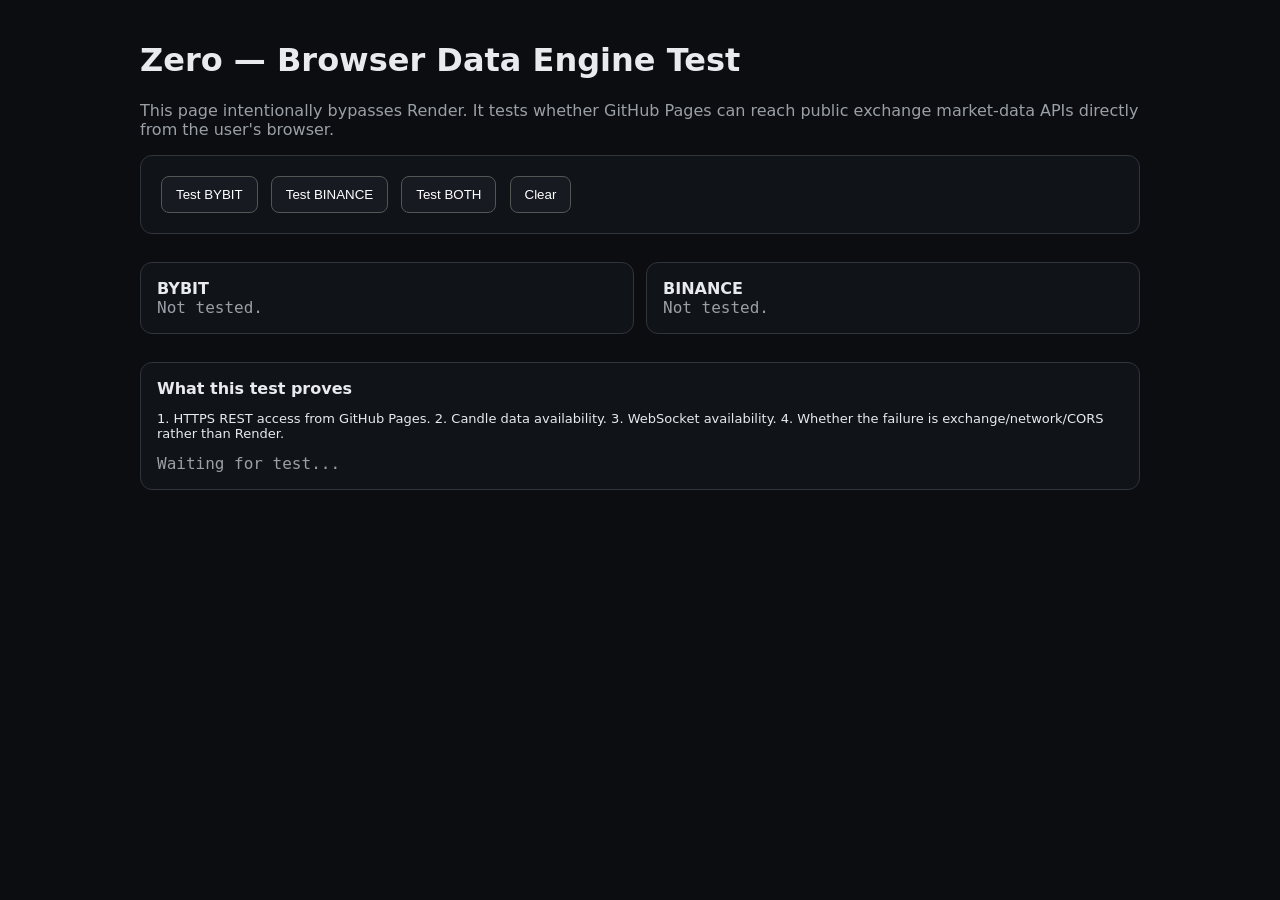
<file: zero/browser-index.html>
<!doctype html>
<html lang="en">
<head>
  <meta charset="utf-8">
  <meta name="viewport" content="width=device-width, initial-scale=1">
  <base href="/zero/">
  <title>Zero — Browser Data Engine Test</title>
  <style>
    :root{color-scheme:dark}body{font-family:system-ui,sans-serif;margin:0;background:#0b0d10;color:#e8eaed}main{max-width:1000px;margin:auto;padding:20px}.card{border:1px solid #30343b;border-radius:12px;padding:16px;margin:14px 0;background:#101318}button{padding:10px 14px;border-radius:8px;border:1px solid #555;background:#171a20;color:#fff;margin:4px}.ok{color:#79e08c}.bad{color:#ff8a8a}.muted{color:#9aa0a6}.mono{font-family:ui-monospace,monospace;white-space:pre-wrap;word-break:break-word}.grid{display:grid;grid-template-columns:repeat(auto-fit,minmax(280px,1fr));gap:12px}.row{padding:10px 0;border-bottom:1px solid #292e35}.row:last-child{border-bottom:0}.title{font-weight:700}.small{font-size:13px}
  </style>
</head>
<body>
<main>
  <h1>Zero — Browser Data Engine Test</h1>
  <p class="muted">This page intentionally bypasses Render. It tests whether GitHub Pages can reach public exchange market-data APIs directly from the user's browser.</p>

  <div class="card">
    <button id="test-bybit">Test BYBIT</button>
    <button id="test-binance">Test BINANCE</button>
    <button id="test-both">Test BOTH</button>
    <button id="clear">Clear</button>
  </div>

  <div class="grid">
    <section class="card"><div class="title">BYBIT</div><div id="bybit" class="mono muted">Not tested.</div></section>
    <section class="card"><div class="title">BINANCE</div><div id="binance" class="mono muted">Not tested.</div></section>
  </div>

  <div class="card">
    <div class="title">What this test proves</div>
    <p class="small">1. HTTPS REST access from GitHub Pages. 2. Candle data availability. 3. WebSocket availability. 4. Whether the failure is exchange/network/CORS rather than Render.</p>
    <div id="overall" class="mono muted">Waiting for test...</div>
  </div>

<script src="market-data.js"></script>
<script>
const out={bybit:document.getElementById('bybit'),binance:document.getElementById('binance'),overall:document.getElementById('overall')};
function show(el,text,ok){el.className='mono '+(ok?'ok':'bad');el.textContent=text}
async function testRest(exchange){
  const started=performance.now();
  try{
    const rows=await ZeroMarketData.candles(exchange,'BTCUSDT','5',3);
    if(!rows.length) throw new Error('API returned zero candles');
    const last=rows[rows.length-1];
    const ms=Math.round(performance.now()-started);
    show(out[exchange],`REST: OK\nCandles: ${rows.length}\nLatest close: ${last.close}\nLatest candle time: ${new Date(last.time).toISOString()}\nLatency: ${ms} ms`,true);
    return true;
  }catch(error){
    show(out[exchange],`REST: FAILED\n${error?.message||error}\n\nBrowser URL: ${location.href}`,false);
    return false;
  }
}
function testWs(exchange){
  return new Promise(resolve=>{
    let done=false;
    const finish=(ok,msg)=>{if(done)return;done=true;clearTimeout(timer);resolve({ok,msg})};
    const timer=setTimeout(()=>finish(false,'WebSocket: TIMEOUT after 8 seconds'),8000);
    const stream=ZeroMarketData.stream(exchange,['BTCUSDT'],{
      onStatus:s=>{if(s.status==='OPEN') finish(true,'WebSocket: OPEN')},
      onTicker:r=>finish(true,`WebSocket: OPEN + ticker received (${r.symbol} ${r.price})`)
    });
    setTimeout(()=>stream.close(),8200);
  });
}
async function test(exchange){
  const restOk=await testRest(exchange);
  const ws=await testWs(exchange);
  const current=out[exchange].textContent;
  out[exchange].textContent=current+'\n'+ws.msg;
  return restOk&&ws.ok;
}
async function run(which){
  const exchanges=which==='both'?['bybit','binance']:[which];
  overall.textContent='Running direct browser tests...';
  const results=[];
  for(const ex of exchanges) results.push([ex,await test(ex)]);
  overall.textContent=results.map(([ex,ok])=>`${ex.toUpperCase()}: ${ok?'PASS':'FAIL'}`).join('\n')+'\n\nNo Render request is made by this page.';
}
document.getElementById('test-bybit').onclick=()=>run('bybit');
document.getElementById('test-binance').onclick=()=>run('binance');
document.getElementById('test-both').onclick=()=>run('both');
document.getElementById('clear').onclick=()=>{out.bybit.textContent='Not tested.';out.binance.textContent='Not tested.';out.overall.textContent='Waiting for test...';out.bybit.className=out.binance.className='mono muted';};
</script>
</main>
</body>
</html>
</file>
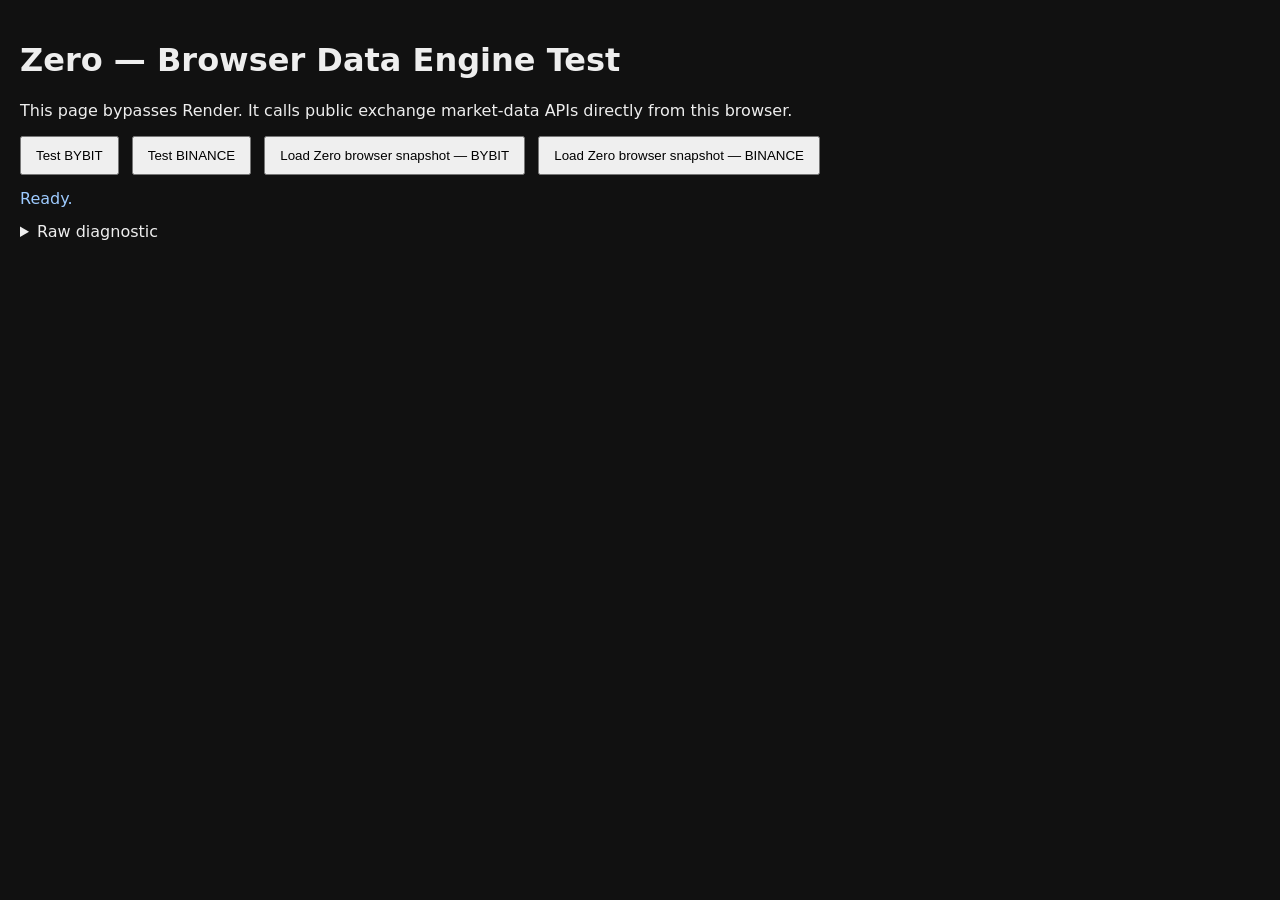
<file: zero/static/browser-engine-test.html>
<!doctype html>
<html lang="en">
<head>
  <meta charset="utf-8" />
  <meta name="viewport" content="width=device-width,initial-scale=1" />
  <title>Zero Browser Data Engine Test</title>
  <style>
    body{font-family:system-ui,sans-serif;background:#111;color:#eee;margin:0;padding:20px}
    button{padding:10px 14px;margin-right:8px}
    #status{margin:14px 0;color:#9ecbff}
    table{border-collapse:collapse;width:100%;font-size:13px}
    th,td{border:1px solid #333;padding:6px;text-align:right}
    th:first-child,td:first-child{text-align:left}
    .up{color:#6ee7a0}.down{color:#ff8a8a}.bad{color:#ff7070}
    pre{white-space:pre-wrap;background:#181818;padding:12px;overflow:auto}
  </style>
</head>
<body>
  <h1>Zero — Browser Data Engine Test</h1>
  <p>This page bypasses Render. It calls public exchange market-data APIs directly from this browser.</p>
  <button id="bybit">Test BYBIT</button>
  <button id="binance">Test BINANCE</button>
  <button id="full-bybit">Load Zero browser snapshot — BYBIT</button>
  <button id="full-binance">Load Zero browser snapshot — BINANCE</button>
  <div id="status">Ready.</div>
  <div id="table"></div>
  <details><summary>Raw diagnostic</summary><pre id="raw"></pre></details>
  <script src="/zero/static/browser-data.js?v=20261003"></script>
  <script>
    const status = document.getElementById('status');
    const table = document.getElementById('table');
    const raw = document.getElementById('raw');
    const fmt = v => v == null || !Number.isFinite(Number(v)) ? '—' : Number(v).toFixed(2);
    function cls(v){return Number(v)>0?'up':Number(v)<0?'down':''}
    function render(value){
      const rows=value.rows||[];
      table.innerHTML=`<table><thead><tr><th>SYMBOL</th><th>PRICE</th><th>5M</th><th>15M</th><th>1H</th><th>4H</th><th>24H</th><th>OI 5M</th><th>OI 15M</th><th>OI 1H</th><th>OI 4H</th><th>OI 24H</th><th>VOL 15M</th><th>VOL 1H</th><th>CAP</th><th>TURNOVER/CAP</th></tr></thead><tbody>${rows.map(r=>`<tr><td>${r.symbol}</td><td>${r.price==null?'—':Number(r.price).toLocaleString()}</td><td class="${cls(r.change_5m_pct)}">${fmt(r.change_5m_pct)}%</td><td class="${cls(r.change_15m_pct)}">${fmt(r.change_15m_pct)}%</td><td class="${cls(r.change_1h_pct)}">${fmt(r.change_1h_pct)}%</td><td class="${cls(r.change_4h_pct)}">${fmt(r.change_4h_pct)}%</td><td class="${cls(r.change_24h_pct)}">${fmt(r.change_24h_pct)}%</td><td class="${cls(r.oi_5m_pct)}">${fmt(r.oi_5m_pct)}%</td><td class="${cls(r.oi_15m_pct)}">${fmt(r.oi_15m_pct)}%</td><td class="${cls(r.oi_1h_pct)}">${fmt(r.oi_1h_pct)}%</td><td class="${cls(r.oi_4h_pct)}">${fmt(r.oi_4h_pct)}%</td><td class="${cls(r.oi_24h_pct)}">${fmt(r.oi_24h_pct)}%</td><td class="${cls(r.volume_15m_pct)}">${fmt(r.volume_15m_pct)}%</td><td class="${cls(r.volume_1h_pct)}">${fmt(r.volume_1h_pct)}%</td><td>${r.market_cap_usd==null?'—':Math.round(r.market_cap_usd).toLocaleString()}</td><td>${r.turnover_24h_pct==null?'—':fmt(r.turnover_24h_pct)+'%'}</td></tr>`).join('')}</tbody></table>`;
      raw.textContent=JSON.stringify(value,null,2);
    }
    async function run(exchange, full){
      status.textContent=`Running ${exchange.toUpperCase()} browser engine…`;
      table.innerHTML='';
      try{
        const value=full?await window.ZeroBrowserData.snapshot({exchange,force:true}):await window.ZeroBrowserData.diagnostics(exchange);
        if(full){render(value);status.textContent=`Browser engine OK — ${value.rows.length} rows from ${value.source}. Render was not used.`;}
        else{raw.textContent=JSON.stringify(value,null,2);status.textContent=value.ok?`Direct ${exchange.toUpperCase()} diagnostic OK.`:`Direct ${exchange.toUpperCase()} diagnostic returned no row.`;}
      }catch(error){status.textContent=`Browser engine failed: ${error.message||error}`;status.className='bad';raw.textContent=String(error.stack||error);}
    }
    document.getElementById('bybit').onclick=()=>run('bybit',false);
    document.getElementById('binance').onclick=()=>run('binance',false);
    document.getElementById('full-bybit').onclick=()=>run('bybit',true);
    document.getElementById('full-binance').onclick=()=>run('binance',true);
  </script>
</body>
</html>
</file>
<file: zero/static/styles.css>
:root {
  color-scheme: dark;
  --bg: #07090d;
  --panel: #0d1118;
  --panel-2: #101722;
  --line: #202a38;
  --text: #e7edf5;
  --muted: #8b98aa;
  --green: #41d190;
  --red: #ef6262;
  --cyan: #60c7e8;
  --amber: #f0b84e;
}

* {
  box-sizing: border-box;
}

body {
  margin: 0;
  background: var(--bg);
  color: var(--text);
  font-family: Inter, ui-sans-serif, system-ui, -apple-system, BlinkMacSystemFont, "Segoe UI", sans-serif;
  font-size: 14px;
}

.app {
  width: min(1500px, calc(100vw - 32px));
  margin: 0 auto;
  padding: 18px 0 32px;
}

.topbar,
.board-head {
  align-items: center;
  display: flex;
  justify-content: space-between;
  gap: 16px;
}

.topbar {
  flex-wrap: wrap;
}

.topbar > div:first-of-type {
  flex: 1 1 320px;
  min-width: 0;
}

#status {
  height: 36px;
  line-height: 18px;
  overflow: auto;
  overflow-wrap: anywhere;
}

.discovery-filters {
  align-items: center;
  display: flex;
  flex-wrap: wrap;
  gap: 7px;
  width: 100%;
}

.discovery-filters input {
  min-width: 110px;
  width: 130px;
}

.timeframe-controls {
  align-items: center;
  display: flex;
  flex-wrap: wrap;
  gap: 8px;
  width: 100%;
}

.timeframe-title {
  color: var(--muted);
  font-size: 10px;
  font-weight: 900;
  letter-spacing: 0.06em;
}

.timeframe-options {
  display: flex;
  flex-wrap: wrap;
  gap: 4px;
}

.timeframe-option {
  align-items: center;
  border: 1px solid var(--line);
  border-radius: 5px;
  color: #b8c7db;
  display: inline-flex;
  font-size: 10px;
  font-weight: 800;
  gap: 4px;
  min-height: 28px;
  padding: 3px 6px;
}

.timeframe-option input {
  height: 14px;
  margin: 0;
  min-height: 0;
  min-width: 0;
  padding: 0;
  width: 14px;
}

#active-discovery-filters {
  color: var(--cyan);
  font-size: 11px;
  font-weight: 800;
}

h1,
h2,
p {
  margin: 0;
}

h1 {
  font-size: 22px;
  letter-spacing: 0;
}

h2 {
  font-size: 15px;
  letter-spacing: 0.08em;
  text-transform: uppercase;
}

p,
label {
  color: var(--muted);
  font-size: 12px;
}

.controls,
.add-form {
  align-items: center;
  display: flex;
  gap: 8px;
}

.search-control {
  align-items: center;
  display: flex;
  gap: 6px;
}

#chart-profile {
  min-width: 170px;
}

#search-input {
  min-width: 150px;
  width: 150px;
}

#search-button,
#search-clear {
  padding: 0 9px;
}

#search-clear {
  min-width: 34px;
}

select,
input,
button {
  background: #0b1018;
  border: 1px solid var(--line);
  border-radius: 6px;
  color: var(--text);
  font: inherit;
  min-height: 34px;
}

select,
input {
  padding: 0 10px;
}

input {
  min-width: 230px;
}

button {
  cursor: pointer;
  padding: 0 12px;
}

button:hover {
  border-color: var(--cyan);
}

.board-shell {
  background: var(--panel);
  border: 1px solid var(--line);
  border-radius: 8px;
  margin-top: 16px;
  overflow: hidden;
}

.board-shell.hidden {
  display: none;
}

.search-shell {
  margin-top: 12px;
}

.board-head {
  background: var(--panel-2);
  border-bottom: 1px solid var(--line);
  padding: 12px 14px;
}

.table-wrap {
  overflow-x: auto;
}

table {
  border-collapse: collapse;
  table-layout: fixed;
  width: 100%;
  min-width: 1080px;
}

th,
td {
  border-bottom: 1px solid rgba(255, 255, 255, 0.06);
  height: 38px;
  overflow: hidden;
  padding: 0 8px;
  text-align: center;
  text-overflow: ellipsis;
  vertical-align: middle;
  white-space: nowrap;
}

th {
  color: #d7e3f2;
  font-size: 11px;
  font-weight: 850;
  letter-spacing: 0.06em;
  text-transform: uppercase;
  text-align: center;
}

td {
  font-variant-numeric: tabular-nums;
}

.col-symbol {
  width: 74px;
}

.col-pin { width: 64px; }
.pin-cell { text-align: center; }
.pin-actions { display: flex; align-items: center; justify-content: center; gap: 5px; }
.pin-actions button { padding: 3px; width: 25px; height: 27px; line-height: 1; font-size: 14px; border-radius: 5px; }
.pin-action { opacity: .55; filter: grayscale(1); }
.pin-action:hover, .pin-action.is-pinned { opacity: 1; filter: none; }
.remove-action { color: var(--muted); font-size: 20px !important; }
.remove-action:hover { color: #ff7186; border-color: #ff7186; }
.btc-pin { color: var(--amber); }
tbody tr.pinned-row, tbody tr.pinned-row:nth-child(even) { background: rgba(76, 145, 230, .15); }
tbody tr.pinned-row:hover { background: rgba(76, 145, 230, .23); }
tbody tr.pinned-row td { border-bottom-color: rgba(76, 145, 230, .35); }
tbody tr.pinned-row .symbol { color: #9ecbff; }

.col-price-current {
  width: 92px;
}

.col-change {
  width: 76px;
}

.col-oi {
  width: 124px;
}

.col-rm {
  width: 78px;
}

.col-expansion {
  width: 132px;
}

.col-control {
  width: 260px;
}

.col-crowd {
  width: 170px;
}

.parent-head th {
  background: #111926;
  height: 30px;
  padding-top: 2px;
  vertical-align: middle;
}

.sub-head th {
  background: #0c121b;
  height: 25px;
  padding: 0 6px;
  vertical-align: middle;
}

.group-head {
  color: #eef6ff;
  font-weight: 900;
}

.action-head {
  color: var(--muted);
}

.metric-pair {
  align-items: center;
  display: grid;
  grid-template-columns: minmax(0, 1fr) 12px minmax(0, 1fr);
  justify-items: center;
  width: 100%;
}

.metric-series {
  align-items: center;
  display: flex;
  justify-content: center;
  min-width: 0;
  width: 100%;
}

.metric-series .metric-value {
  min-width: 42px;
  width: auto;
}

.metric-head-grid {
  height: 100%;
}

.metric-head {
  align-items: center;
  background: transparent;
  border: 0;
  color: #b8c7db;
  display: inline-flex;
  font-size: 10px;
  font-weight: 850;
  justify-content: center;
  letter-spacing: 0.04em;
  min-height: 22px;
  padding: 0;
  width: 100%;
}

.metric-value {
  display: inline-flex;
  justify-content: center;
  min-width: 0;
  width: 100%;
}

.metric-separator {
  color: #586678;
  display: inline-flex;
  font-weight: 850;
  justify-content: center;
  line-height: 1;
  width: 12px;
}

.head-separator {
  color: #708096;
  font-size: 10px;
}

.metric-cell {
  background: rgba(96, 199, 232, 0.025);
  padding-left: 6px;
  padding-right: 6px;
}

.oi-cell {
  background: rgba(240, 184, 78, 0.025);
}

.expansion-cell {
  background: rgba(96, 199, 232, 0.025);
}

.expansion-grid {
  grid-template-columns: minmax(0, 2fr) 12px minmax(0, 1fr);
}

.expansion-grid .metric-value {
  font-size: 11px;
}

.last-cell,
.price-change,
.signal-cell,
.control-cell,
.participation-cell,
.crowd-cell {
  text-align: center;
}

.symbol-cell {
  text-align: center;
}

.state-cell,
.signal-cell {
  font-weight: 750;
}

.state-stack {
  align-items: center;
  display: flex;
  flex-direction: column;
  gap: 2px;
  justify-content: center;
  line-height: 1.15;
}

.state-primary {
  font-size: 12px;
  font-weight: 850;
  max-width: 100%;
  overflow: hidden;
  text-overflow: ellipsis;
}

.state-oi {
  color: var(--muted);
  font-size: 10px;
  font-weight: 750;
  max-width: 100%;
  overflow: hidden;
  text-overflow: ellipsis;
}

.reading-stack {
  align-items: center;
  display: flex;
  flex-direction: column;
  gap: 2px;
  justify-content: center;
  line-height: 1.15;
}

.reading-primary {
  font-size: 11px;
  font-weight: 850;
}

.participation-cell .reading-primary,
.directional-participation-label {
  font-size: 9px;
  line-height: 1.05;
  max-width: 100%;
  min-width: 0;
  overflow: hidden;
  text-overflow: clip;
  white-space: nowrap;
}

.reading-evidence {
  color: var(--muted);
  font-size: 9px;
  font-weight: 700;
}

.control-stack {
  align-items: center;
  display: flex;
  flex-direction: column;
  gap: 4px;
  justify-content: center;
  line-height: 1.15;
  padding: 5px 4px;
}

.control-line {
  font-size: 9px;
  font-weight: 780;
  max-width: 100%;
  overflow: hidden;
  text-align: center;
  text-overflow: ellipsis;
  white-space: nowrap;
}

.row-action button {
  font-size: 8px;
  min-height: 16px;
  padding: 0 5px;
}

tbody td {
  border-bottom-color: rgba(255, 255, 255, 0.16);
}

tbody tr:nth-child(even) {
  background: rgba(96, 199, 232, 0.035);
}

tbody tr:hover {
  background: rgba(96, 199, 232, 0.10);
}

.num {
  text-align: center;
}

th.num {
  text-align: center;
}

.sortable {
  cursor: pointer;
  user-select: none;
}

.sortable:hover,
.active-sort {
  color: var(--text);
  background: rgba(96, 199, 232, 0.08);
}

.metric-head.sortable:hover,
.metric-head.active-sort {
  background: rgba(96, 199, 232, 0.08);
  border-radius: 4px;
}

.sort-indicator {
  color: var(--cyan);
  display: inline-block;
  min-width: 12px;
}

.symbol {
  color: var(--text);
  font-weight: 750;
}

.symbol-link {
  align-items: baseline;
  background: transparent;
  border: 0;
  color: inherit;
  cursor: pointer;
  display: inline-flex;
  gap: 6px;
  justify-content: center;
  min-height: 0;
  padding: 0;
  width: 100%;
}

.symbol-link:hover .symbol {
  color: var(--cyan);
}

.base {
  color: var(--muted);
  font-size: 11px;
  margin-left: 6px;
}

.up {
  color: var(--green);
}

.down {
  color: var(--red);
}

.pending {
  color: var(--muted);
}

.state {
  color: var(--amber);
}

.stale {
  opacity: 0.72;
}

.held {
  opacity: 0.68;
  font-style: italic;
}

.held .state-primary::before,
.held .metric-value::before,
.held.metric-value::before,
.state-oi.held::before {
  content: "RECENT ";
  color: var(--amber);
  font-size: 9px;
  font-style: normal;
  font-weight: 900;
}

.signal-cell.recent-rm::before,
.signal-cell.held-rm::before {
  color: var(--amber);
  font-size: 10px;
  font-style: normal;
  font-weight: 900;
}
.signal-cell.recent-rm::before { content: "R "; }
.signal-cell.held-rm::before { content: "H "; }
.crowd-risk-up { color: #a6e9ba; }
.crowd-risk-down { color: #f3a5a5; }
.crowd-positioning { color: var(--amber); }
.crowd-building-up { color: #8fcca5; }
.crowd-building-down { color: #de9898; }

.danger {
  color: var(--red);
}

.secondary {
  margin-top: 14px;
}

.scanner-tooltip {
  background: #0b1018;
  border: 1px solid #314056;
  border-radius: 6px;
  box-shadow: 0 14px 40px rgba(0, 0, 0, 0.42);
  color: var(--text);
  display: none;
  font-size: 12px;
  line-height: 1.42;
  max-width: min(360px, calc(100vw - 20px));
  padding: 10px 12px;
  pointer-events: none;
  position: fixed;
  text-align: left;
  white-space: pre-line;
  z-index: 1000;
}

.scanner-tooltip.visible {
  display: block;
}

@media (max-width: 760px) {
  .topbar,
  .board-head,
  .controls,
  .add-form {
    align-items: stretch;
    flex-direction: column;
  }

  .app {
    width: calc(100vw - 18px);
  }

  input,
  button,
  select {
    width: 100%;
  }
}
.app-title {
  width: 100%;
  text-align: center;
  font-size: 24px;
  font-weight: 800;
  letter-spacing: 0.02em;
}
.topbar > .app-title { flex: 0 0 100%; }
tbody tr.btc-row,
tbody tr.btc-row:nth-child(even) { background: rgba(240, 184, 78, 0.12); }
tbody tr.btc-row:hover { background: rgba(240, 184, 78, 0.20); }
tbody tr.btc-row td { border-bottom-color: rgba(240, 184, 78, 0.35); }
tbody tr.btc-row .symbol { color: var(--amber); }

/* Filter panel stays outside document flow; opening it never moves the board. */
.filter-toolbar { display:flex; flex-wrap:wrap; align-items:center; gap:12px; min-height:40px; margin:10px 0; }
#active-discovery-filters { color:#79c9e7; font-size:12px; line-height:1.5; }
#filter-dialog { width:min(650px, calc(100vw - 32px)); max-height:85vh; padding:22px; border:1px solid #303c4c; border-radius:14px; background:#101722; color:#d8e0ec; box-shadow:0 20px 80px #0009; overflow:auto; }
#filter-dialog::backdrop { background:#000a; }
.filter-dialog-head { display:flex; align-items:center; justify-content:space-between; gap:16px; }
.filter-dialog-head h2 { margin:0; font-size:20px; }
.filter-help { color:#a5b0c0; font-size:12px; line-height:1.6; }
.filter-base-grid { display:grid; grid-template-columns:1fr 1fr; gap:14px; margin:18px 0; }
.filter-base-grid label { display:flex; flex-direction:column; gap:8px; font-size:12px; }
#filter-dialog input { width:100%; min-width:0; box-sizing:border-box; }
.filter-metric-group { border-top:1px solid #283345; padding:14px 0; }
.filter-metric-group summary { cursor:pointer; font-size:14px; font-weight:600; }
.filter-metric-grid { display:grid; grid-template-columns:60px 1fr 1fr; gap:8px 12px; align-items:center; margin-top:14px; font-size:12px; }
.filter-metric-grid .filter-grid-heading { color:#a5b0c0; }
.filter-dialog-actions { display:flex; flex-wrap:wrap; gap:10px; justify-content:flex-end; border-top:1px solid #283345; padding-top:16px; }
#apply-discovery-filters { background:#185870; border-color:#2683a1; }
#filter-error { min-height:18px; color:#ff8290; font-size:12px; }
.col-volume { width:90px; }
.volume-cell { text-align:center; font-variant-numeric:tabular-nums; }
@media(max-width:600px) { .filter-base-grid { grid-template-columns:1fr; } #filter-dialog { padding:16px; } .filter-toolbar { align-items:flex-start; } }

.control-tf { background: transparent; color: inherit; border: 1px solid #394657; border-radius: 4px; padding: 2px 4px; font: inherit; }
.control-tf option { background: #111820; color: #e6edf3; }

.control-header { display: inline-flex; align-items: center; justify-content: center; gap: 5px; white-space: nowrap; }
.control-header .metric-head { width: auto; }
.control-header .control-tf { width: 58px; min-height: 22px; height: 22px; padding: 0 2px; font-size: 11px; }

.control-focus { display: block; width: 190px; max-width: 100%; margin: 4px auto 2px; height: 24px; padding: 0 4px; border: 1px solid #394657; border-radius: 4px; background: #111820; color: #e6edf3; font-size: 11px; font-weight: normal; }

.control-alert-panel { margin: 10px 8px 14px; border: 1px solid #293644; border-radius: 8px; background: #101721; padding: 10px 14px; }
.control-alert-panel summary { cursor: pointer; font-weight: 600; }
#control-alert-count { margin-left: 12px; font-size: 12px; color: #8ac5d9; font-weight: normal; }
.alert-help { color: #94a0ad; font-size: 12px; margin: 10px 0; }
.alert-form { display: flex; flex-wrap: wrap; gap: 8px; align-items: end; }
.alert-form label { display: flex; flex-direction: column; gap: 5px; font-size: 12px; color: #a9b4c0; }
.alert-form input { width: 140px; }
.alert-form button, .alert-form select, .alert-form input { min-height: 34px; }
.alert-lists { display: grid; grid-template-columns: 1fr 1fr; gap: 16px; }
.alert-lists h3 { font-size: 13px; }
#control-watch-list, #control-alert-list { max-height: 260px; overflow: auto; }
.control-watch-item { display: flex; align-items: center; justify-content: space-between; gap: 8px; padding: 9px 0; border-bottom: 1px solid #26313f; font-size: 12px; }
.control-watch-item small { display: block; color: #91a0af; margin-top: 5px; }
.control-watch-item button { padding: 5px 7px; min-height: 28px; font-size: 11px; }
.control-watch-item > div { display: flex; gap: 4px; flex-shrink: 0; }
#alert-message { font-size: 12px; min-height: 17px; }
.control-alert-notice { position: fixed; bottom: 18px; right: 18px; z-index: 1000; max-width: calc(100vw - 36px); background: #203848; color: #e6f7ff; border: 1px solid #69a5c0; box-shadow: 0 4px 18px #0008; padding: 12px; }
@media (max-width: 720px) { .alert-lists { grid-template-columns: 1fr; } .control-watch-item { flex-wrap: wrap; } }

.control-alert-notice.hidden { display: none; }
</file>
